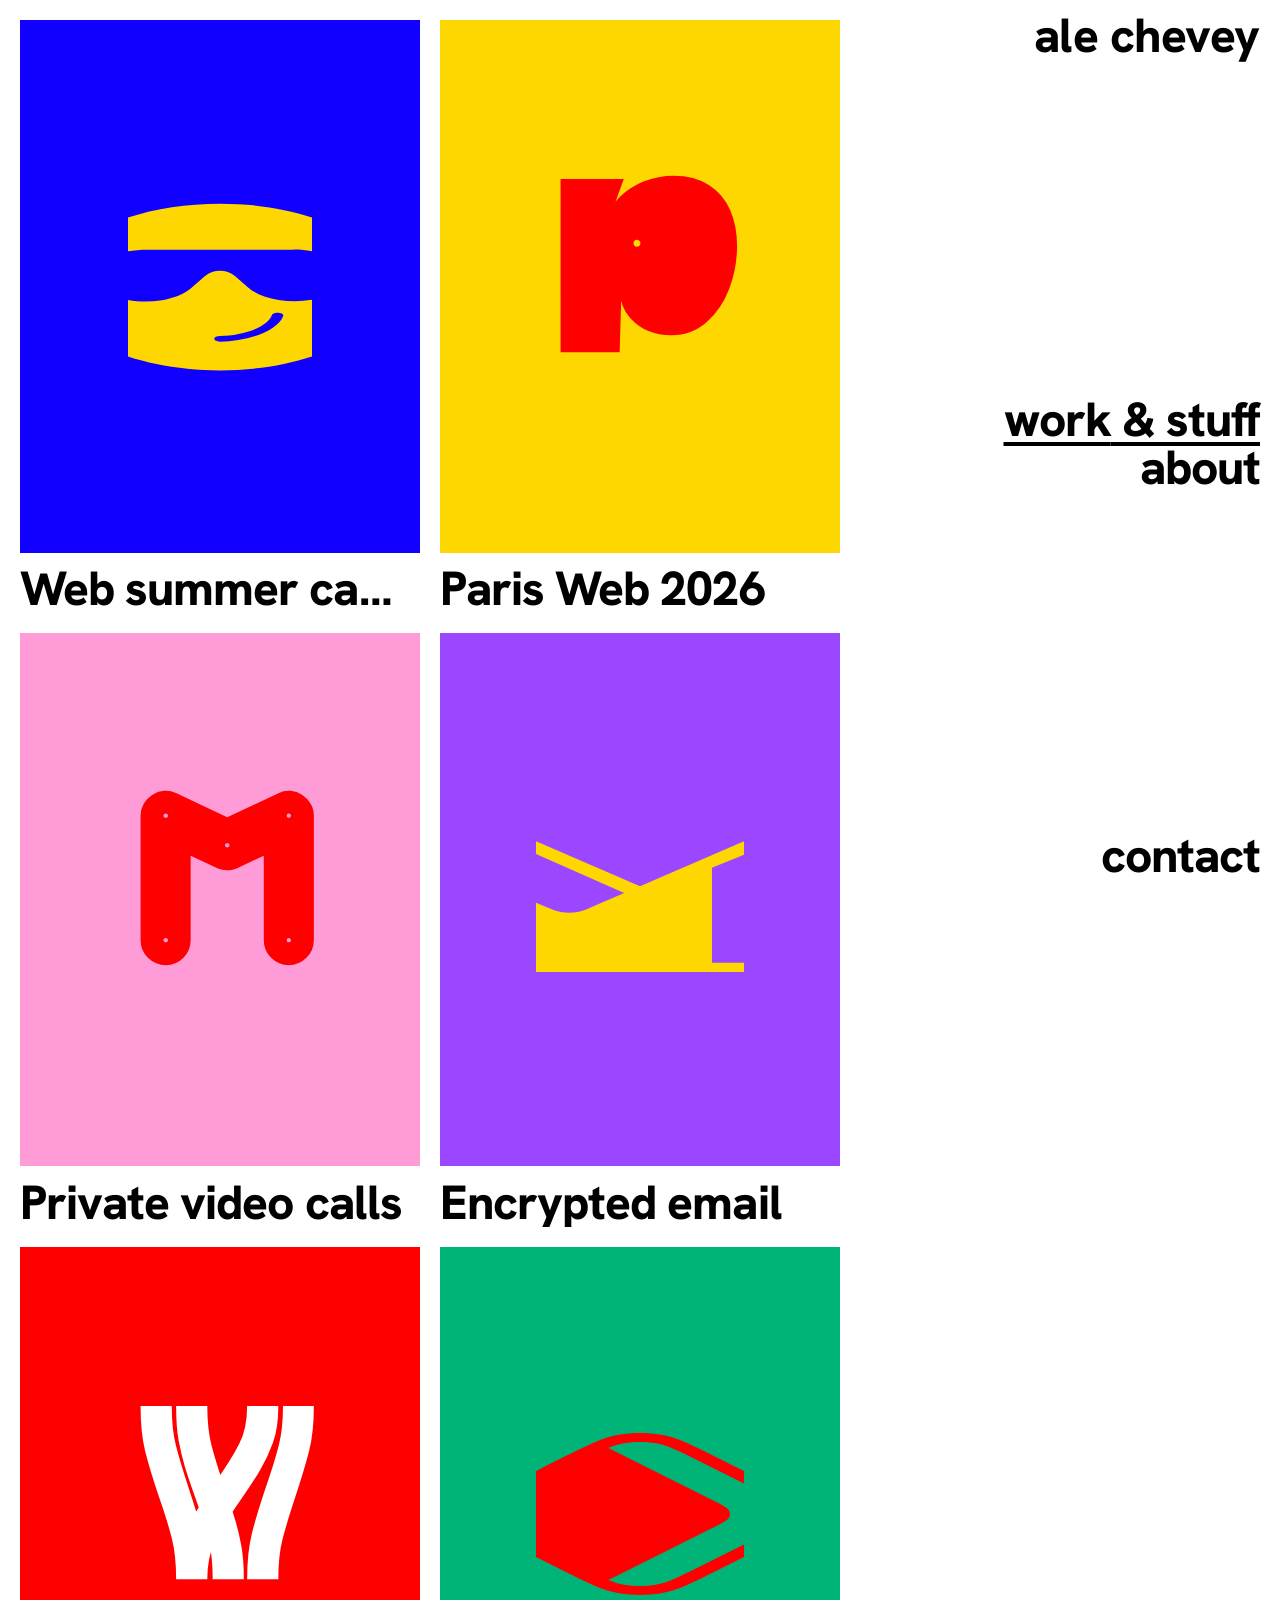
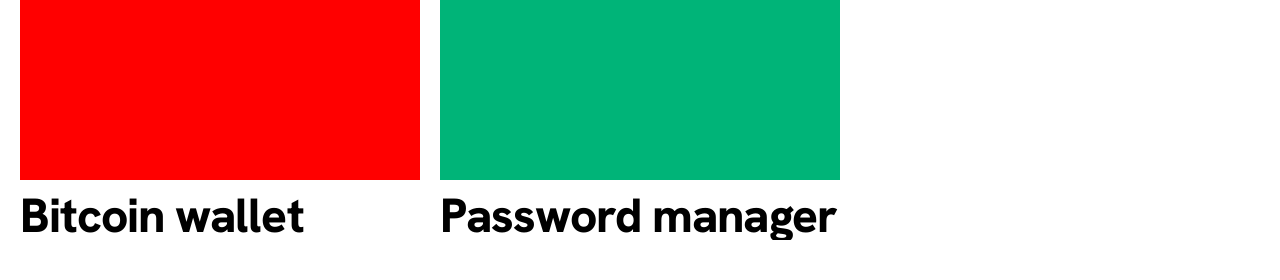
<file: index.html>
<!DOCTYPE html>
<!--
    ___    __    ______   ________  _________    __________  __
   /   |  / /   / ____/  / ____/ / / / ____/ |  / / ____/\ \/ /
  / /| | / /   / __/    / /   / /_/ / __/  | | / / __/    \  /
 / ___ |/ /___/ /___   / /___/ __  / /___  | |/ / /___    / /
/_/  |_/_____/_____/   \____/_/ /_/_____/  |___/_____/   /_/
-->
<html lang="en-us">
<head>
  <meta charset="utf-8" />
  <meta name="viewport" content="width=device-width, initial-scale=1.0" />
  <title>Alejandra Chevey</title>
  <meta name="description" content="Digital designer based in Switzerland. Design where aesthetics and functionality meet." />
  <meta name="author" content="Alejandra Chevey" />
  <meta property="og:title" content="Alejandra Chevey" />
  <meta property="og:type" content="website" />
  <meta property="og:image" content="images/social.jpg" />

  <link rel="apple-touch-icon" sizes="180x180" href="favicons/apple-touch-icon.png" />
  <link rel="icon" type="image/png" sizes="32x32" href="favicons/favicon-32x32.png" />
  <link rel="icon" type="image/png" sizes="16x16" href="favicons/favicon-16x16.png" />
  <link rel="mask-icon" href="safari-pinned-tab.svg" color="#000000" />
  <meta name="theme-color" content="#ffffff" />

  <link rel="stylesheet" href="css/base.css" />
</head>
<body class="overflowx-hidden is-home">
  <div class="container-fluid main-container">
    <div class="row">

      <!-- Side navigation -->
      <div class="col-md-4 push-md-8">
        <nav role="navigation" class="zindex-tooltip side-nav d-flex flex-md-column align-items-center align-items-md-end justify-content-between">
          <a href="index.html" class="logo flex-last flex-md-first text-right">
            <span class="hidden-md-up nav-item">ale</span><span class="hidden-sm-down">ale chevey</span>
          </a>

          <ul class="nav flex-md-column text-right">
            <li class="nav-item mr-3 mr-md-0">
              <a class="d-inline pl-0 py-0 px-md-0 active" href="index.html">work<span class="hidden-sm-down"> &amp; stuff</span></a>
            </li>
            <li class="nav-item">
              <a class="d-inline py-0 px-md-0" href="about.html">about</a>
            </li>
          </ul>

          <ul class="nav flex-md-column align-items-end w-100">
            <li class="nav-item d-inline-flex">
              <a class="d-inline py-0 px-md-0" href="contact.html">contact</a>
            </li>
          </ul>
        </nav>
      </div>

      <!-- Main column -->
      <div class="col-md-8 pull-md-4">
        <div class="mt-2 mt-md-0">

          <div role="main" class="overflow-hidden">
            <div class="row">
              <div class="col-12 col-sm-6 col-md-12 col-lg-6">
                <div class="card card-clickable card-borderless">
                  <div class="card-img-top">
                    <div class="card-hover-shadow"></div>
                    <div class="tile tile--summer"><img class="tile__icon" src="assets/svg/summer-camp.svg" alt="" /></div>
                  </div>
                  <h4 class="card-title"><span class="card-date">29.06.26&nbsp;&middot;&nbsp;</span>Web summer camp</h4>
                  <a href="web-summer-camp.html" class="card-link"><span class="sr-only">show more</span></a>
                </div>
              </div>
              <div class="col-12 col-sm-6 col-md-12 col-lg-6">
                <div class="card card-clickable card-borderless">
                  <div class="card-img-top">
                    <div class="card-hover-shadow"></div>
                    <div class="tile tile--paris tile--letter tile--ss10 tile--letter-red"><span class="tile__letter" aria-hidden="true">p</span></div>
                  </div>
                  <h4 class="card-title"><span class="card-date">29.06.26&nbsp;&middot;&nbsp;</span>Paris Web 2026</h4>
                  <a href="paris-web.html" class="card-link"><span class="sr-only">show more</span></a>
                </div>
              </div>
            </div>

            <div class="row">
              <div class="col-12 col-sm-6 col-md-12 col-lg-6">
                <div class="card card-clickable card-borderless">
                  <div class="card-img-top">
                    <div class="card-hover-shadow"></div>
                    <div class="tile tile--meet tile--letter tile--letter-red tile--ss20"><span class="tile__letter" aria-hidden="true">M</span></div>
                  </div>
                  <h4 class="card-title"><span class="card-date">29.06.26&nbsp;&middot;&nbsp;</span>Private video calls</h4>
                  <a href="meet.html" class="card-link"><span class="sr-only">show more</span></a>
                </div>
              </div>
              <div class="col-12 col-sm-6 col-md-12 col-lg-6">
                <div class="card card-clickable card-borderless">
                  <div class="card-img-top">
                    <div class="card-hover-shadow"></div>
                    <div class="tile tile--mail"><img class="tile__icon" src="assets/svg/mail.svg" alt="" /></div>
                  </div>
                  <h4 class="card-title"><span class="card-date">30.06.26&nbsp;&middot;&nbsp;</span>Encrypted email</h4>
                  <a href="mail.html" class="card-link"><span class="sr-only">show more</span></a>
                </div>
              </div>
            </div>

            <div class="row">
              <div class="col-12 col-sm-6 col-md-12 col-lg-6">
                <div class="card card-clickable card-borderless">
                  <div class="card-img-top">
                    <div class="card-hover-shadow"></div>
                    <div class="tile tile--wallet tile--letter tile--ss04 tile--letter-white"><span class="tile__letter" aria-hidden="true">w</span></div>
                  </div>
                  <h4 class="card-title"><span class="card-date">30.06.26&nbsp;&middot;&nbsp;</span>Bitcoin wallet</h4>
                  <a href="wallet.html" class="card-link"><span class="sr-only">show more</span></a>
                </div>
              </div>
              <div class="col-12 col-sm-6 col-md-12 col-lg-6">
                <div class="card card-clickable card-borderless">
                  <div class="card-img-top">
                    <div class="card-hover-shadow"></div>
                    <div class="tile tile--pass"><img class="tile__icon" src="assets/svg/pass.svg" alt="" /></div>
                  </div>
                  <h4 class="card-title"><span class="card-date">29.06.26&nbsp;&middot;&nbsp;</span>Password manager</h4>
                  <a href="pass.html" class="card-link"><span class="sr-only">show more</span></a>
                </div>
              </div>
            </div>
          </div>

        </div>
      </div>

    </div>
  </div>
</body>
</html>
</file>
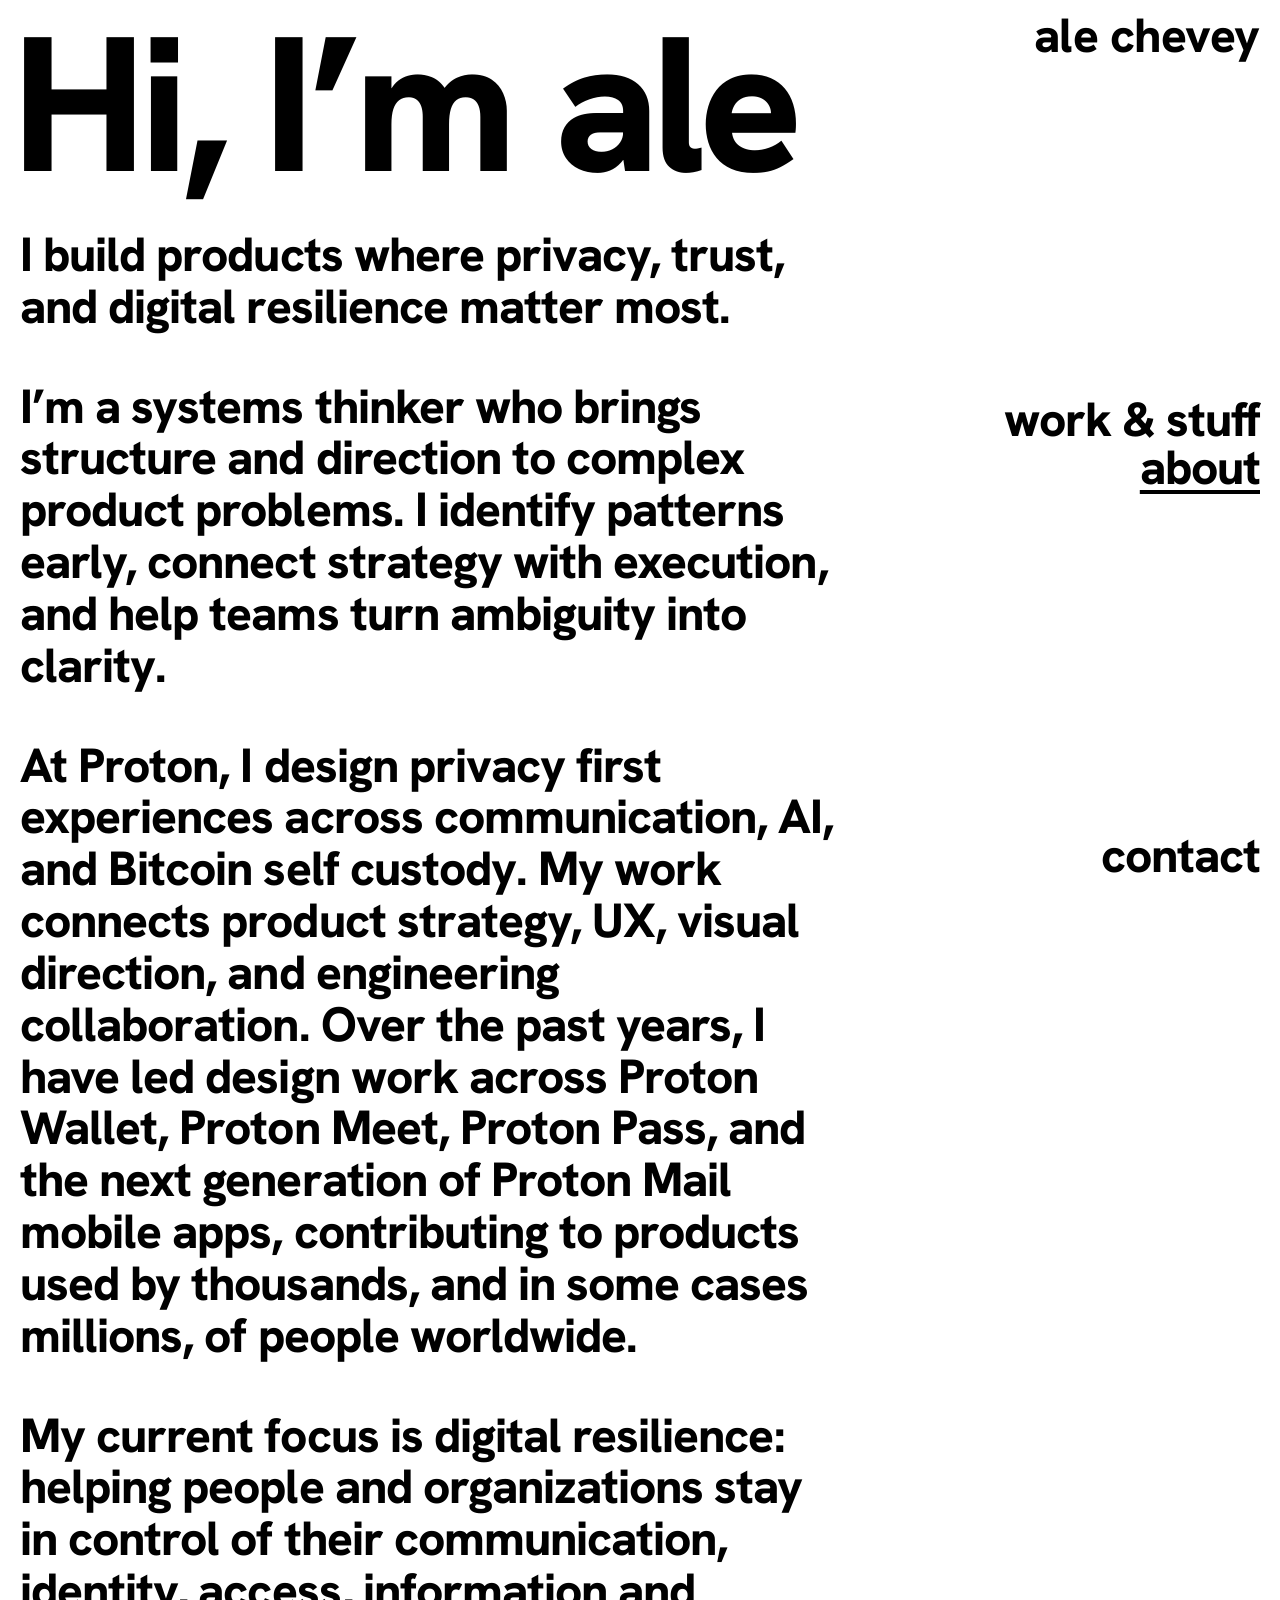
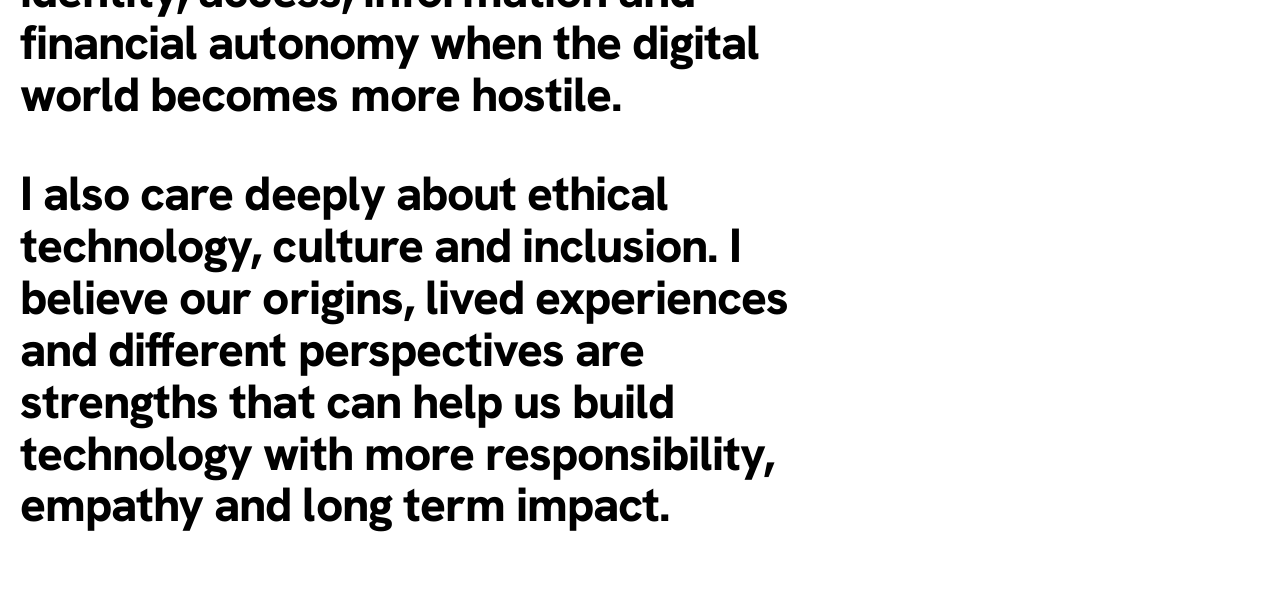
<file: about.html>
<!DOCTYPE html>
<!--
    ___    __    ______   ________  _________    __________  __
   /   |  / /   / ____/  / ____/ / / / ____/ |  / / ____/\ \/ /
  / /| | / /   / __/    / /   / /_/ / __/  | | / / __/    \  /
 / ___ |/ /___/ /___   / /___/ __  / /___  | |/ / /___    / /
/_/  |_/_____/_____/   \____/_/ /_/_____/  |___/_____/   /_/
-->
<html lang="en-us">
<head>
  <meta charset="utf-8" />
  <meta name="viewport" content="width=device-width, initial-scale=1.0" />
  <title>About | Alejandra Chevey</title>
  <meta name="description" content="I build products where privacy, trust, and digital resilience matter most." />
  <meta name="author" content="Alejandra Chevey" />
  <meta property="og:title" content="About | Alejandra Chevey" />
  <meta property="og:type" content="website" />
  <meta property="og:image" content="images/social.jpg" />

  <link rel="apple-touch-icon" sizes="180x180" href="favicons/apple-touch-icon.png" />
  <link rel="icon" type="image/png" sizes="32x32" href="favicons/favicon-32x32.png" />
  <link rel="icon" type="image/png" sizes="16x16" href="favicons/favicon-16x16.png" />
  <link rel="mask-icon" href="safari-pinned-tab.svg" color="#000000" />
  <meta name="theme-color" content="#ffffff" />

  <link rel="stylesheet" href="css/base.css" />
</head>
<body class="overflowx-hidden">
  <div class="container-fluid main-container">
    <div class="row">

      <!-- Side navigation -->
      <div class="col-md-4 push-md-8">
        <nav role="navigation" class="zindex-tooltip side-nav d-flex flex-md-column align-items-center align-items-md-end justify-content-between">
          <a href="index.html" class="logo flex-last flex-md-first text-right">
            <span class="hidden-md-up nav-item">ale</span><span class="hidden-sm-down">ale chevey</span>
          </a>

          <ul class="nav flex-md-column text-right">
            <li class="nav-item mr-3 mr-md-0">
              <a class="d-inline pl-0 py-0 px-md-0" href="index.html">work<span class="hidden-sm-down"> &amp; stuff</span></a>
            </li>
            <li class="nav-item">
              <a class="d-inline py-0 px-md-0 active" href="about.html">about</a>
            </li>
          </ul>

          <ul class="nav flex-md-column align-items-end w-100">
            <li class="nav-item d-inline-flex">
              <a class="d-inline py-0 px-md-0" href="contact.html">contact</a>
            </li>
          </ul>
        </nav>
      </div>

      <!-- Main column -->
      <div class="col-md-8 pull-md-4">
        <div class="mt-2 mt-md-0">

          <div role="main">
            <h1 class="display-1">Hi, I&rsquo;m ale</h1>
            <p>I build products where privacy, trust, and digital resilience matter most.</p>
            <p>I&rsquo;m a systems thinker who brings structure and direction to complex product problems. I identify patterns early, connect strategy with execution, and help teams turn ambiguity into clarity.</p>
            <p>At Proton, I design privacy first experiences across communication, AI, and Bitcoin self custody. My work connects product strategy, UX, visual direction, and engineering collaboration. Over the past years, I have led design work across Proton Wallet, Proton Meet, Proton Pass, and the next generation of Proton Mail mobile apps, contributing to products used by thousands, and in some cases millions, of people worldwide.</p>
            <p>My current focus is digital resilience: helping people and organizations stay in control of their communication, identity, access, information and financial autonomy when the digital world becomes more hostile.</p>
            <p>I also care deeply about ethical technology, culture and inclusion. I believe our origins, lived experiences and different perspectives are strengths that can help us build technology with more responsibility, empathy and long term impact.</p>
          </div>

        </div>
      </div>

    </div>
  </div>
</body>
</html>
</file>
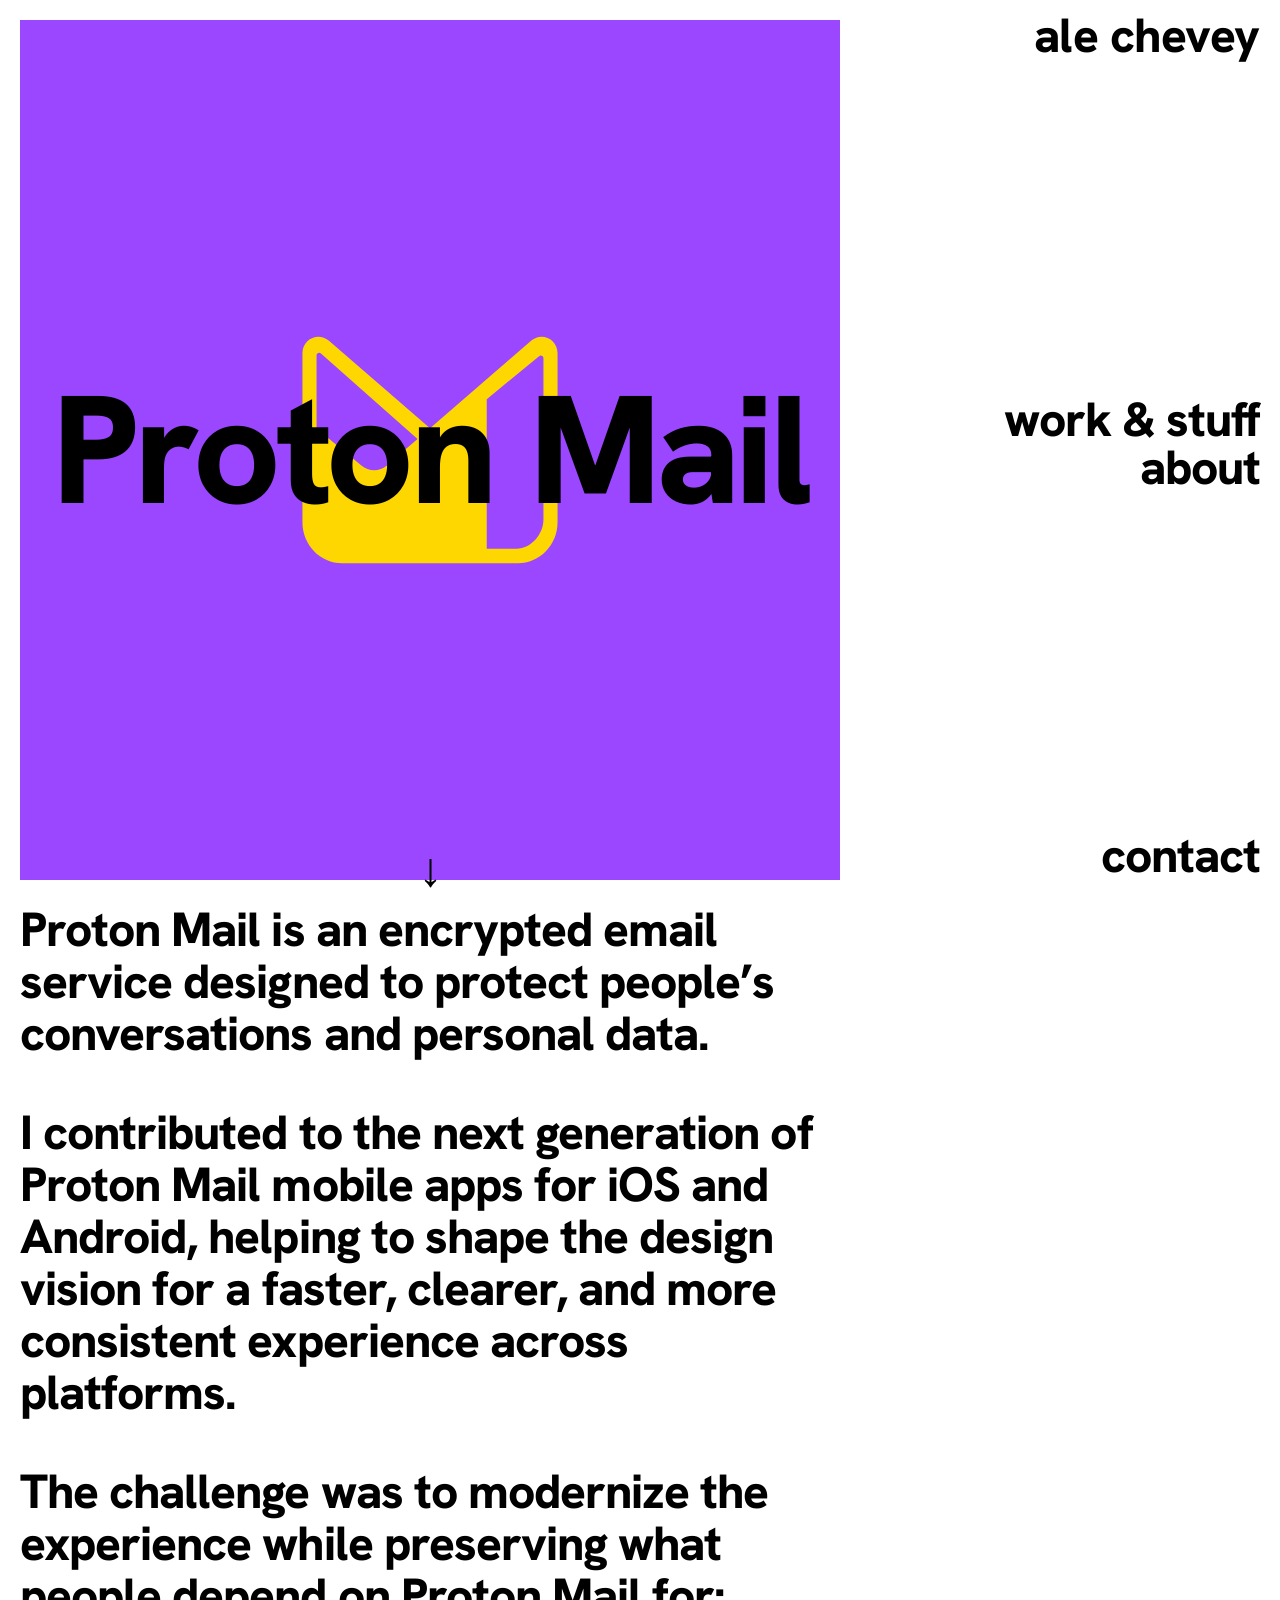
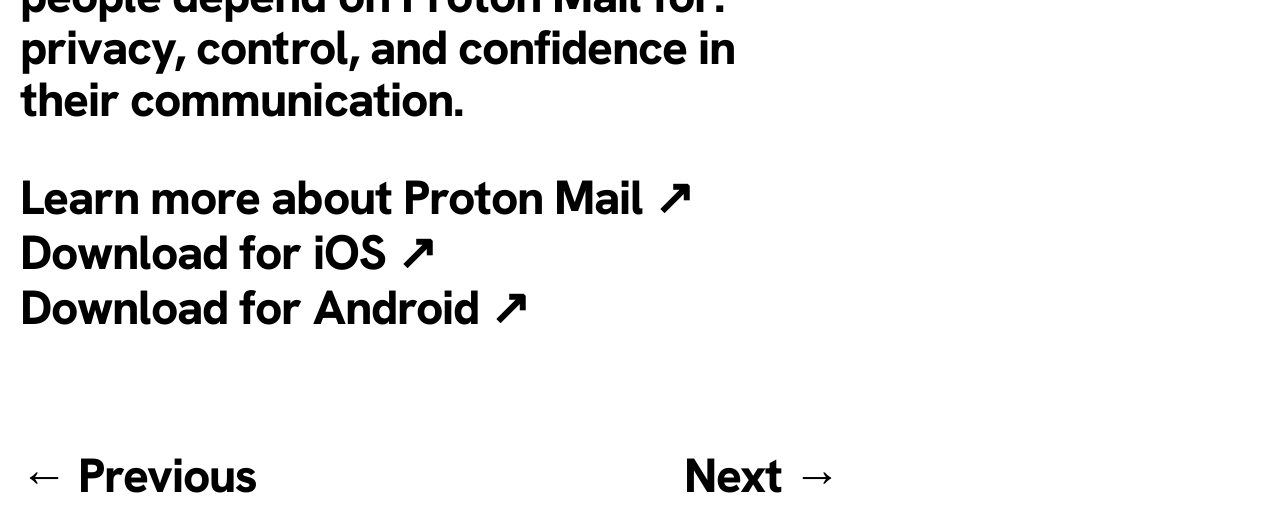
<file: mail.html>
<!DOCTYPE html>
<!--
    ___    __    ______   ________  _________    __________  __
   /   |  / /   / ____/  / ____/ / / / ____/ |  / / ____/\ \/ /
  / /| | / /   / __/    / /   / /_/ / __/  | | / / __/    \  /
 / ___ |/ /___/ /___   / /___/ __  / /___  | |/ / /___    / /
/_/  |_/_____/_____/   \____/_/ /_/_____/  |___/_____/   /_/
-->
<html lang="en-us">
<head>
  <meta charset="utf-8" />
  <meta name="viewport" content="width=device-width, initial-scale=1.0" />
  <title>Proton Mail | Alejandra Chevey</title>
  <meta name="description" content="Designing the next generation of Proton Mail mobile apps for a faster, clearer, and more consistent experience." />
  <meta name="author" content="Alejandra Chevey" />
  <meta property="og:title" content="Proton Mail | Alejandra Chevey" />
  <meta property="og:type" content="website" />
  <meta property="og:image" content="images/social.jpg" />

  <link rel="apple-touch-icon" sizes="180x180" href="favicons/apple-touch-icon.png" />
  <link rel="icon" type="image/png" sizes="32x32" href="favicons/favicon-32x32.png" />
  <link rel="icon" type="image/png" sizes="16x16" href="favicons/favicon-16x16.png" />
  <link rel="mask-icon" href="safari-pinned-tab.svg" color="#000000" />
  <meta name="theme-color" content="#ffffff" />

  <link rel="stylesheet" href="css/base.css" />
</head>
<body class="overflowx-hidden">
  <div class="container-fluid main-container">
    <div class="row">

      <!-- Side navigation -->
      <div class="col-md-4 push-md-8">
        <nav role="navigation" class="zindex-tooltip side-nav d-flex flex-md-column align-items-center align-items-md-end justify-content-between">
          <a href="index.html" class="logo flex-last flex-md-first text-right">
            <span class="hidden-md-up nav-item">ale</span><span class="hidden-sm-down">ale chevey</span>
          </a>

          <ul class="nav flex-md-column text-right">
            <li class="nav-item mr-3 mr-md-0">
              <a class="d-inline pl-0 py-0 px-md-0" href="index.html">work<span class="hidden-sm-down"> &amp; stuff</span></a>
            </li>
            <li class="nav-item">
              <a class="d-inline py-0 px-md-0" href="about.html">about</a>
            </li>
          </ul>

          <ul class="nav flex-md-column align-items-end w-100">
            <li class="nav-item d-inline-flex">
              <a class="d-inline py-0 px-md-0" href="contact.html">contact</a>
            </li>
          </ul>
        </nav>
      </div>

      <!-- Main column -->
      <div class="col-md-8 pull-md-4">
        <div class="mt-2 mt-md-0">

          <div role="main">

            <div class="hero-image hero-image--mail mb-2">
              <img class="hero-image-icon" src="assets/svg/mail.svg" alt="" />
              <div class="hero-image-title"><span class="hero-image-title-text">Proton Mail</span></div>
              <p class="hero-image-scroll"><span class="hero-image-scroll-text">&darr;</span></p>
            </div>

            <p>Proton Mail is an encrypted email service designed to protect people&rsquo;s conversations and personal data.</p>

            <p>I contributed to the next generation of Proton Mail mobile apps for iOS and Android, helping to shape the design vision for a faster, clearer, and more consistent experience across platforms.</p>

            <p>The challenge was to modernize the experience while preserving what people depend on Proton Mail for: privacy, control, and confidence in their communication.</p>


            <ul class="contact-list">
              <li><a href="https://proton.me/mail" target="_blank" rel="noopener noreferrer">Learn more about Proton Mail <span class="ext" aria-hidden="true">&#8599;</span></a></li>
              <li><a href="https://apps.apple.com/app/apple-store/id979659905" target="_blank" rel="noopener noreferrer">Download for iOS <span class="ext" aria-hidden="true">&#8599;</span></a></li>
              <li><a href="https://play.google.com/store/apps/details?id=ch.protonmail.android" target="_blank" rel="noopener noreferrer">Download for Android <span class="ext" aria-hidden="true">&#8599;</span></a></li>
            </ul>

            <div class="prev-next-nav d-flex">
              <a href="meet.html" class="prev">&larr; Previous</a>
              <a href="wallet.html" class="next">Next &rarr;</a>
            </div>

          </div>

        </div>
      </div>

    </div>
  </div>
</body>
</html>
</file>
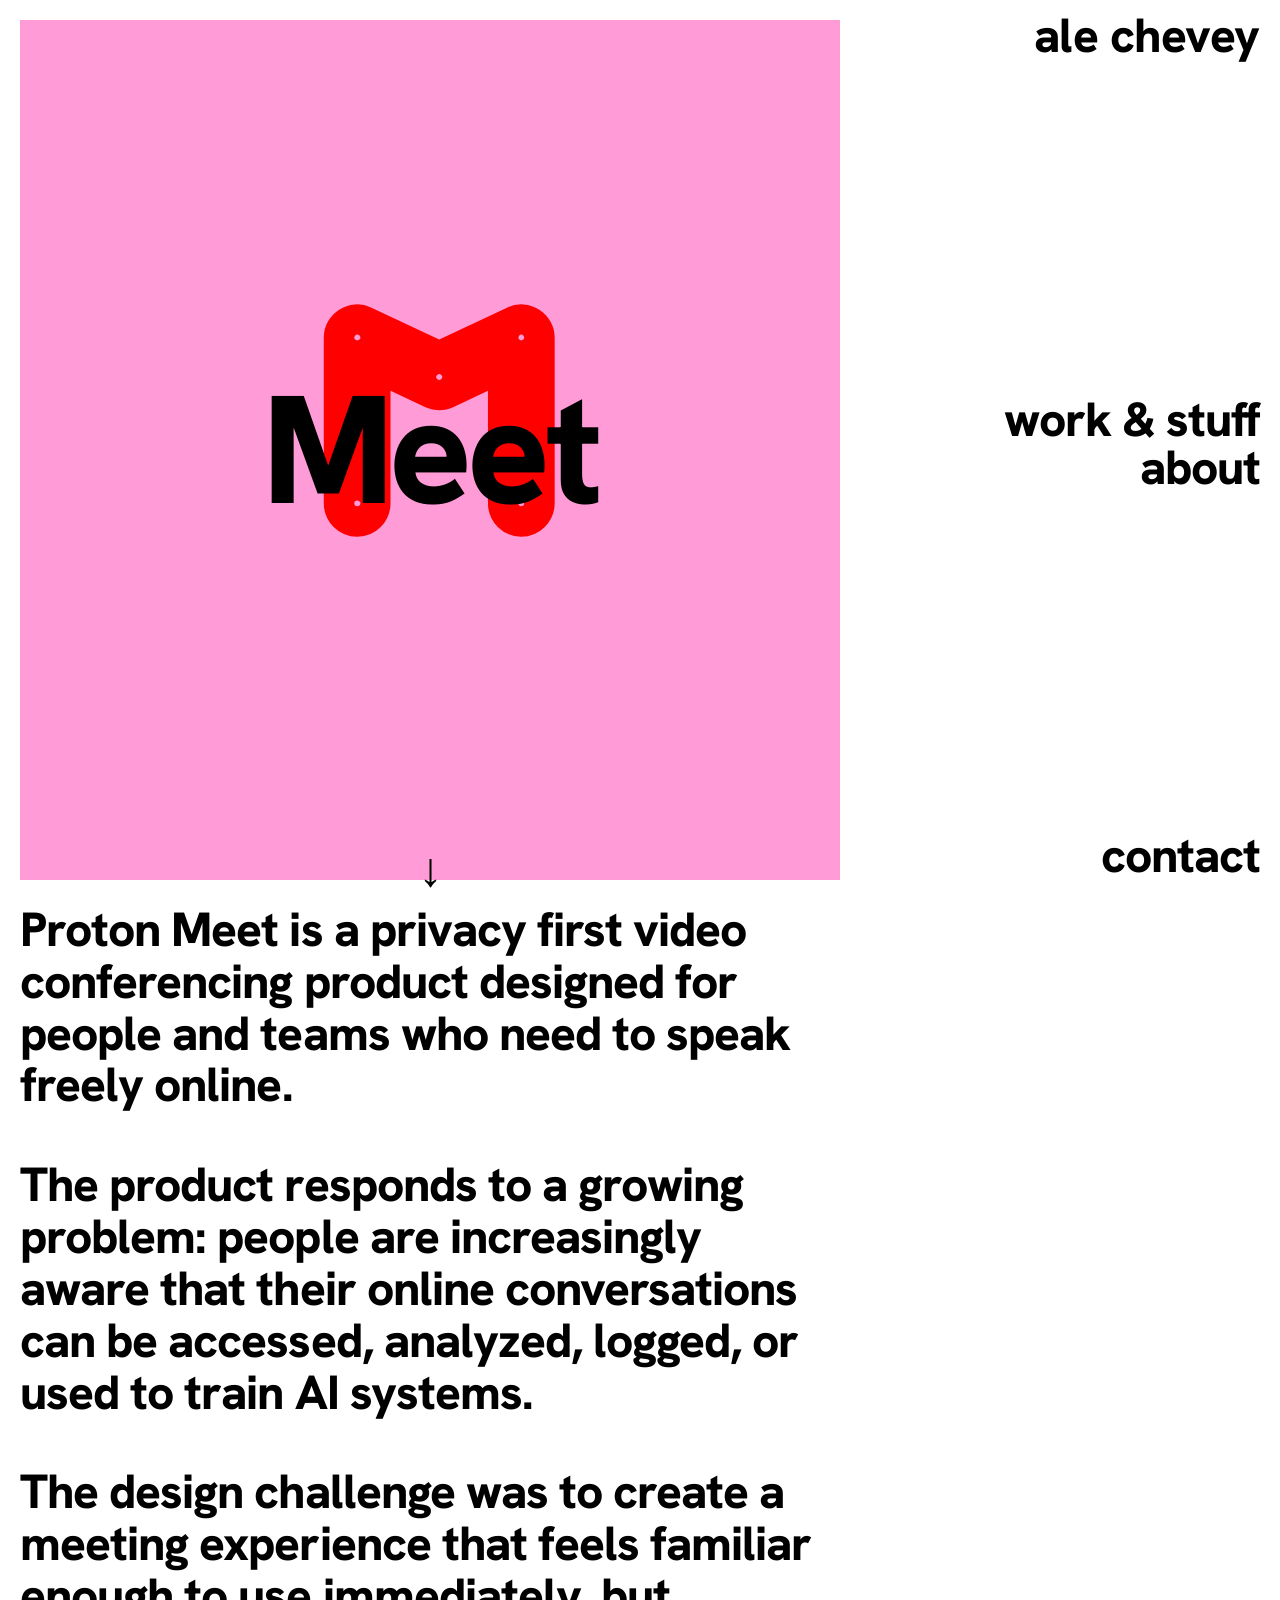
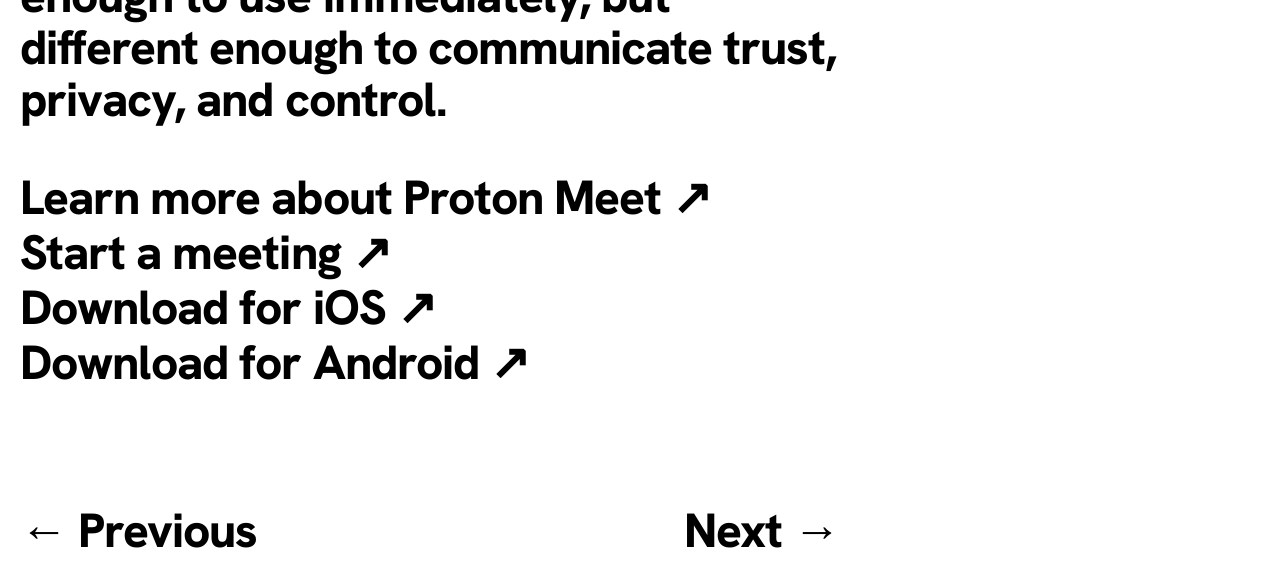
<file: meet.html>
<!DOCTYPE html>
<!--
    ___    __    ______   ________  _________    __________  __
   /   |  / /   / ____/  / ____/ / / / ____/ |  / / ____/\ \/ /
  / /| | / /   / __/    / /   / /_/ / __/  | | / / __/    \  /
 / ___ |/ /___/ /___   / /___/ __  / /___  | |/ / /___    / /
/_/  |_/_____/_____/   \____/_/ /_/_____/  |___/_____/   /_/
-->
<html lang="en-us">
<head>
  <meta charset="utf-8" />
  <meta name="viewport" content="width=device-width, initial-scale=1.0" />
  <title>Proton Meet | Alejandra Chevey</title>
  <meta name="description" content="Private video calls for conversations that should stay private." />
  <meta name="author" content="Alejandra Chevey" />
  <meta property="og:title" content="Proton Meet | Alejandra Chevey" />
  <meta property="og:type" content="website" />
  <meta property="og:image" content="images/social.jpg" />

  <link rel="apple-touch-icon" sizes="180x180" href="favicons/apple-touch-icon.png" />
  <link rel="icon" type="image/png" sizes="32x32" href="favicons/favicon-32x32.png" />
  <link rel="icon" type="image/png" sizes="16x16" href="favicons/favicon-16x16.png" />
  <link rel="mask-icon" href="safari-pinned-tab.svg" color="#000000" />
  <meta name="theme-color" content="#ffffff" />

  <link rel="stylesheet" href="css/base.css" />
</head>
<body class="overflowx-hidden">
  <div class="container-fluid main-container">
    <div class="row">

      <!-- Side navigation -->
      <div class="col-md-4 push-md-8">
        <nav role="navigation" class="zindex-tooltip side-nav d-flex flex-md-column align-items-center align-items-md-end justify-content-between">
          <a href="index.html" class="logo flex-last flex-md-first text-right">
            <span class="hidden-md-up nav-item">ale</span><span class="hidden-sm-down">ale chevey</span>
          </a>

          <ul class="nav flex-md-column text-right">
            <li class="nav-item mr-3 mr-md-0">
              <a class="d-inline pl-0 py-0 px-md-0" href="index.html">work<span class="hidden-sm-down"> &amp; stuff</span></a>
            </li>
            <li class="nav-item">
              <a class="d-inline py-0 px-md-0" href="about.html">about</a>
            </li>
          </ul>

          <ul class="nav flex-md-column align-items-end w-100">
            <li class="nav-item d-inline-flex">
              <a class="d-inline py-0 px-md-0" href="contact.html">contact</a>
            </li>
          </ul>
        </nav>
      </div>

      <!-- Main column -->
      <div class="col-md-8 pull-md-4">
        <div class="mt-2 mt-md-0">

          <div role="main">

            <div class="hero-image hero-image--meet tile--ss20 tile--letter-red mb-2">
              <span class="hero-image-letter" aria-hidden="true">M</span>
              <div class="hero-image-title"><span class="hero-image-title-text">Meet</span></div>
              <p class="hero-image-scroll"><span class="hero-image-scroll-text">&darr;</span></p>
            </div>

            <p>Proton Meet is a privacy first video conferencing product designed for people and teams who need to speak freely online.</p>

            <p>The product responds to a growing problem: people are increasingly aware that their online conversations can be accessed, analyzed, logged, or used to train AI systems.</p>

            <p>The design challenge was to create a meeting experience that feels familiar enough to use immediately, but different enough to communicate trust, privacy, and control.</p>

            <ul class="contact-list">
              <li><a href="https://proton.me/meet" target="_blank" rel="noopener noreferrer">Learn more about Proton Meet <span class="ext" aria-hidden="true">&#8599;</span></a></li>
              <li><a href="https://meet.proton.me" target="_blank" rel="noopener noreferrer">Start a meeting <span class="ext" aria-hidden="true">&#8599;</span></a></li>
              <li><a href="https://apps.apple.com/app/id6745089447" target="_blank" rel="noopener noreferrer">Download for iOS <span class="ext" aria-hidden="true">&#8599;</span></a></li>
              <li><a href="https://play.google.com/store/apps/details?id=proton.android.meet" target="_blank" rel="noopener noreferrer">Download for Android <span class="ext" aria-hidden="true">&#8599;</span></a></li>
            </ul>

            <div class="prev-next-nav d-flex">
              <a href="paris-web.html" class="prev">&larr; Previous</a>
              <a href="mail.html" class="next">Next &rarr;</a>
            </div>

          </div>

        </div>
      </div>

    </div>
  </div>
</body>
</html>
</file>
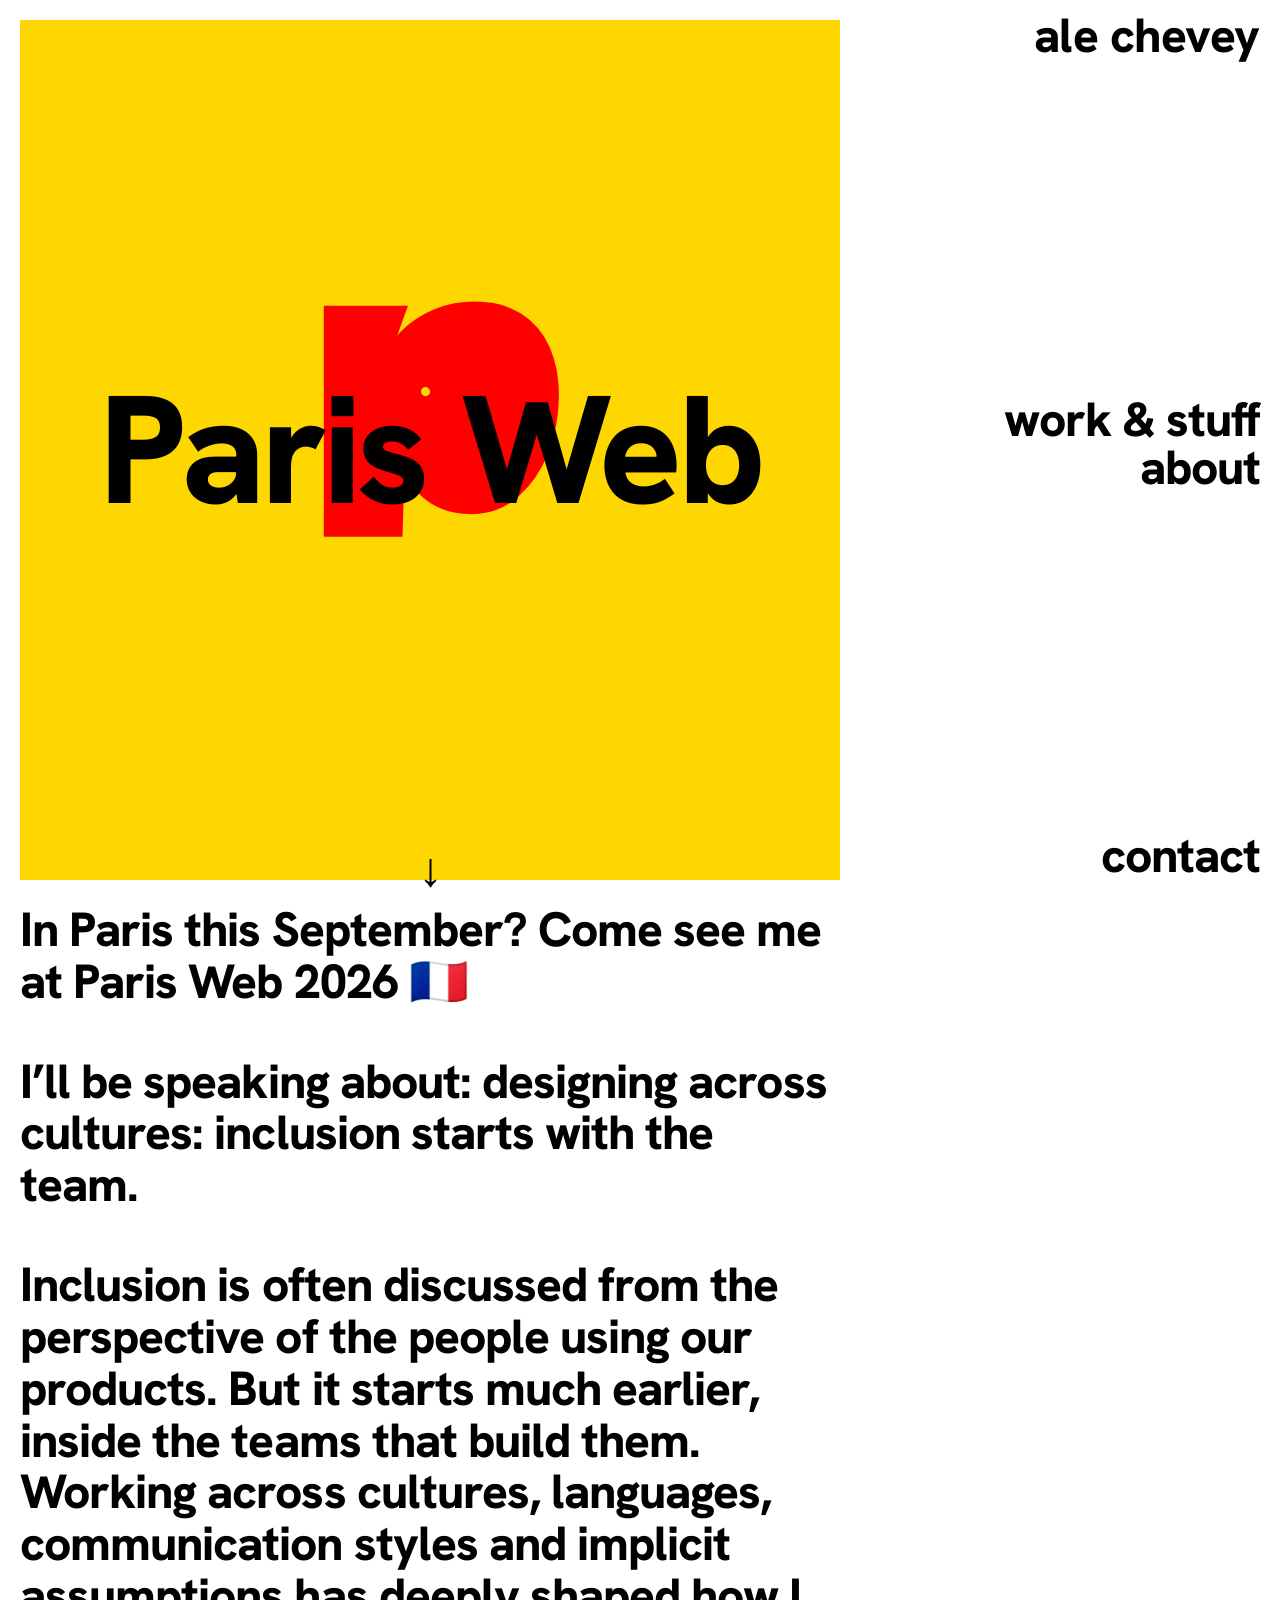
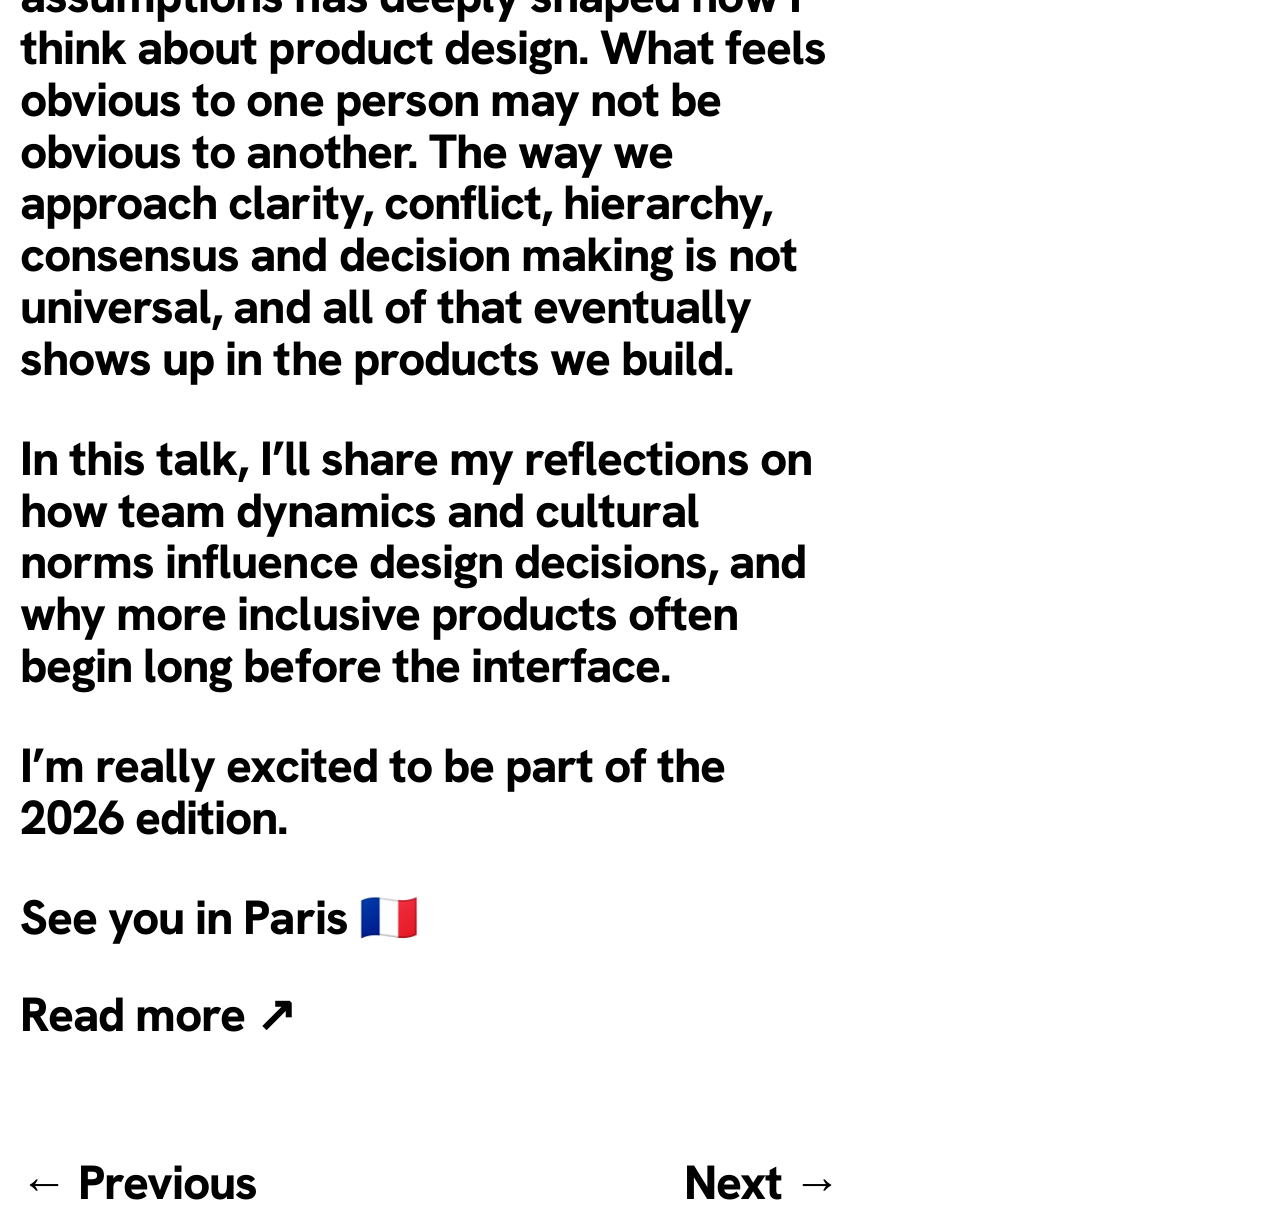
<file: paris-web.html>
<!DOCTYPE html>
<!--
    ___    __    ______   ________  _________    __________  __
   /   |  / /   / ____/  / ____/ / / / ____/ |  / / ____/\ \/ /
  / /| | / /   / __/    / /   / /_/ / __/  | | / / __/    \  /
 / ___ |/ /___/ /___   / /___/ __  / /___  | |/ / /___    / /
/_/  |_/_____/_____/   \____/_/ /_/_____/  |___/_____/   /_/
-->
<html lang="en-us">
<head>
  <meta charset="utf-8" />
  <meta name="viewport" content="width=device-width, initial-scale=1.0" />
  <title>Paris Web 2026 | Alejandra Chevey</title>
  <meta name="description" content="Speaking at Paris Web 2026: designing across cultures, inclusion starts with the team." />
  <meta name="author" content="Alejandra Chevey" />
  <meta property="og:title" content="Paris Web 2026 | Alejandra Chevey" />
  <meta property="og:type" content="website" />
  <meta property="og:image" content="images/social.jpg" />

  <link rel="apple-touch-icon" sizes="180x180" href="favicons/apple-touch-icon.png" />
  <link rel="icon" type="image/png" sizes="32x32" href="favicons/favicon-32x32.png" />
  <link rel="icon" type="image/png" sizes="16x16" href="favicons/favicon-16x16.png" />
  <link rel="mask-icon" href="safari-pinned-tab.svg" color="#000000" />
  <meta name="theme-color" content="#ffffff" />

  <link rel="stylesheet" href="css/base.css" />
</head>
<body class="overflowx-hidden">
  <div class="container-fluid main-container">
    <div class="row">

      <!-- Side navigation -->
      <div class="col-md-4 push-md-8">
        <nav role="navigation" class="zindex-tooltip side-nav d-flex flex-md-column align-items-center align-items-md-end justify-content-between">
          <a href="index.html" class="logo flex-last flex-md-first text-right">
            <span class="hidden-md-up nav-item">ale</span><span class="hidden-sm-down">ale chevey</span>
          </a>

          <ul class="nav flex-md-column text-right">
            <li class="nav-item mr-3 mr-md-0">
              <a class="d-inline pl-0 py-0 px-md-0" href="index.html">work<span class="hidden-sm-down"> &amp; stuff</span></a>
            </li>
            <li class="nav-item">
              <a class="d-inline py-0 px-md-0" href="about.html">about</a>
            </li>
          </ul>

          <ul class="nav flex-md-column align-items-end w-100">
            <li class="nav-item d-inline-flex">
              <a class="d-inline py-0 px-md-0" href="contact.html">contact</a>
            </li>
          </ul>
        </nav>
      </div>

      <!-- Main column -->
      <div class="col-md-8 pull-md-4">
        <div class="mt-2 mt-md-0">

          <div role="main">

            <!-- Hero: huge full-height image -->
            <div class="hero-image hero-image--paris tile--ss10 tile--letter-red mb-2">
              <span class="hero-image-letter" aria-hidden="true">p</span>
              <div class="hero-image-title"><span class="hero-image-title-text">Paris Web</span></div>
              <p class="hero-image-scroll"><span class="hero-image-scroll-text">&darr;</span></p>
            </div>

            <p>In Paris this September? Come see me at Paris Web 2026 🇫🇷</p>

            <p>I&rsquo;ll be speaking about: designing across cultures: inclusion starts with the team.</p>

            <p>Inclusion is often discussed from the perspective of the people using our products. But it starts much earlier, inside the teams that build them. Working across cultures, languages, communication styles and implicit assumptions has deeply shaped how I think about product design. What feels obvious to one person may not be obvious to another. The way we approach clarity, conflict, hierarchy, consensus and decision making is not universal, and all of that eventually shows up in the products we build.</p>

            <p>In this talk, I&rsquo;ll share my reflections on how team dynamics and cultural norms influence design decisions, and why more inclusive products often begin long before the interface.</p>

            <p>I&rsquo;m really excited to be part of the 2026 edition.</p>

            <p>See you in Paris 🇫🇷</p>

            <ul class="contact-list">
              <li><a href="https://www.paris-web.fr/2026/conference/concevoir-entre-les-cultures-linclusion-commence-dans-lequipe" target="_blank" rel="noopener noreferrer">Read more <span class="ext" aria-hidden="true">&#8599;</span></a></li>
            </ul>

            <div class="prev-next-nav d-flex">
              <a href="web-summer-camp.html" class="prev">&larr; Previous</a>
              <a href="meet.html" class="next">Next &rarr;</a>
            </div>

          </div>

        </div>
      </div>

    </div>
  </div>
</body>
</html>
</file>
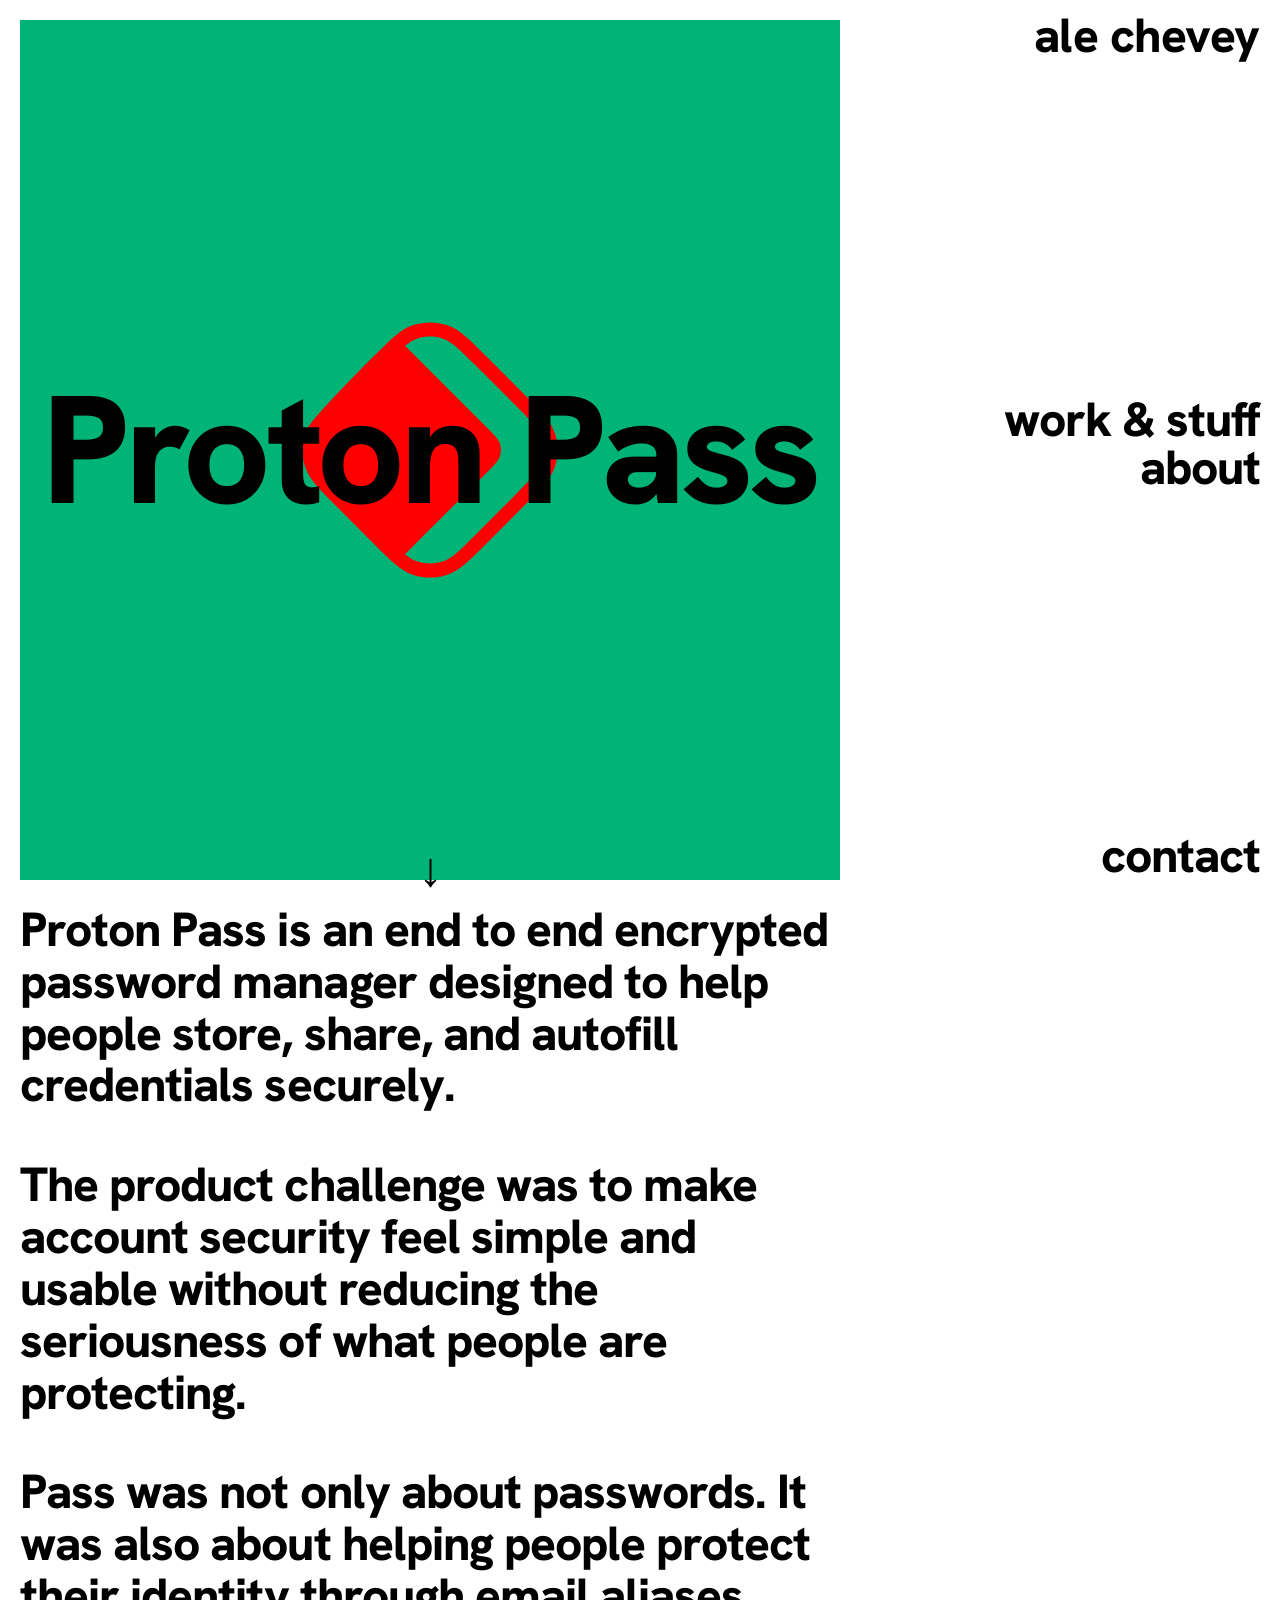
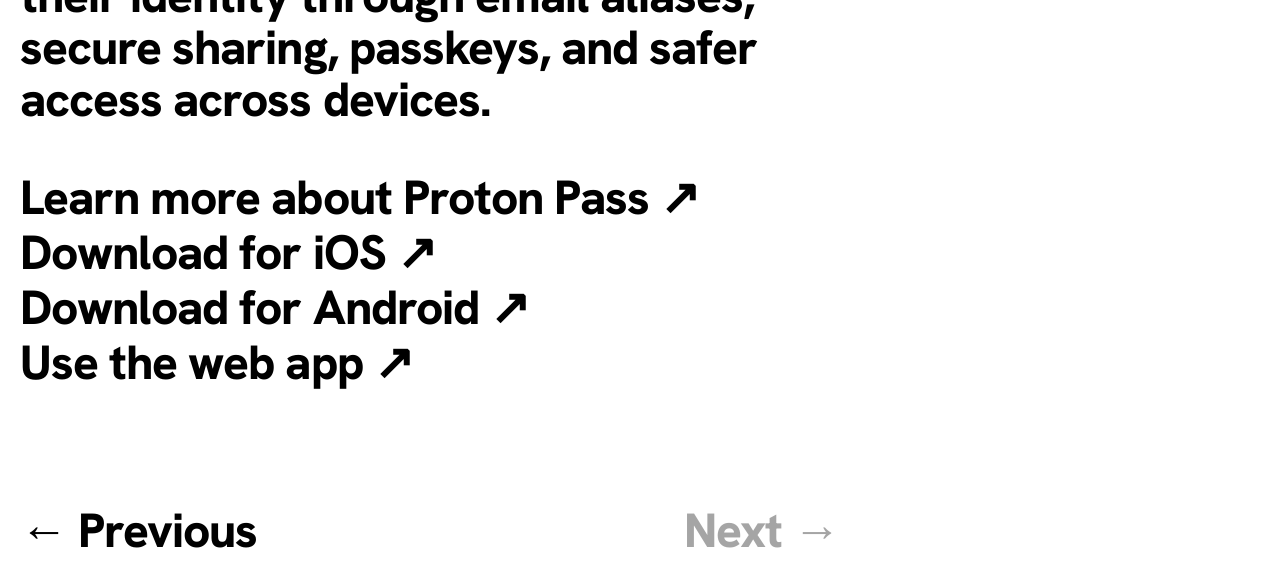
<file: pass.html>
<!DOCTYPE html>
<!--
    ___    __    ______   ________  _________    __________  __
   /   |  / /   / ____/  / ____/ / / / ____/ |  / / ____/\ \/ /
  / /| | / /   / __/    / /   / /_/ / __/  | | / / __/    \  /
 / ___ |/ /___/ /___   / /___/ __  / /___  | |/ / /___    / /
/_/  |_/_____/_____/   \____/_/ /_/_____/  |___/_____/   /_/
-->
<html lang="en-us">
<head>
  <meta charset="utf-8" />
  <meta name="viewport" content="width=device-width, initial-scale=1.0" />
  <title>Proton Pass | Alejandra Chevey</title>
  <meta name="description" content="Helping people protect their passwords, identity, and online access." />
  <meta name="author" content="Alejandra Chevey" />
  <meta property="og:title" content="Proton Pass | Alejandra Chevey" />
  <meta property="og:type" content="website" />
  <meta property="og:image" content="images/social.jpg" />

  <link rel="apple-touch-icon" sizes="180x180" href="favicons/apple-touch-icon.png" />
  <link rel="icon" type="image/png" sizes="32x32" href="favicons/favicon-32x32.png" />
  <link rel="icon" type="image/png" sizes="16x16" href="favicons/favicon-16x16.png" />
  <link rel="mask-icon" href="safari-pinned-tab.svg" color="#000000" />
  <meta name="theme-color" content="#ffffff" />

  <link rel="stylesheet" href="css/base.css" />
</head>
<body class="overflowx-hidden">
  <div class="container-fluid main-container">
    <div class="row">

      <!-- Side navigation -->
      <div class="col-md-4 push-md-8">
        <nav role="navigation" class="zindex-tooltip side-nav d-flex flex-md-column align-items-center align-items-md-end justify-content-between">
          <a href="index.html" class="logo flex-last flex-md-first text-right">
            <span class="hidden-md-up nav-item">ale</span><span class="hidden-sm-down">ale chevey</span>
          </a>

          <ul class="nav flex-md-column text-right">
            <li class="nav-item mr-3 mr-md-0">
              <a class="d-inline pl-0 py-0 px-md-0" href="index.html">work<span class="hidden-sm-down"> &amp; stuff</span></a>
            </li>
            <li class="nav-item">
              <a class="d-inline py-0 px-md-0" href="about.html">about</a>
            </li>
          </ul>

          <ul class="nav flex-md-column align-items-end w-100">
            <li class="nav-item d-inline-flex">
              <a class="d-inline py-0 px-md-0" href="contact.html">contact</a>
            </li>
          </ul>
        </nav>
      </div>

      <!-- Main column -->
      <div class="col-md-8 pull-md-4">
        <div class="mt-2 mt-md-0">

          <div role="main">

            <div class="hero-image hero-image--pass mb-2">
              <img class="hero-image-icon" src="assets/svg/pass.svg" alt="" />
              <div class="hero-image-title"><span class="hero-image-title-text">Proton Pass</span></div>
              <p class="hero-image-scroll"><span class="hero-image-scroll-text">&darr;</span></p>
            </div>

            <p>Proton Pass is an end to end encrypted password manager designed to help people store, share, and autofill credentials securely.</p>

            <p>The product challenge was to make account security feel simple and usable without reducing the seriousness of what people are protecting.</p>

            <p>Pass was not only about passwords. It was also about helping people protect their identity through email aliases, secure sharing, passkeys, and safer access across devices.</p>


            <ul class="contact-list">
              <li><a href="https://proton.me/pass" target="_blank" rel="noopener noreferrer">Learn more about Proton Pass <span class="ext" aria-hidden="true">&#8599;</span></a></li>
              <li><a href="https://apps.apple.com/app/apple-store/id6443490629" target="_blank" rel="noopener noreferrer">Download for iOS <span class="ext" aria-hidden="true">&#8599;</span></a></li>
              <li><a href="https://play.google.com/store/apps/details?id=proton.android.pass" target="_blank" rel="noopener noreferrer">Download for Android <span class="ext" aria-hidden="true">&#8599;</span></a></li>
              <li><a href="https://pass.proton.me" target="_blank" rel="noopener noreferrer">Use the web app <span class="ext" aria-hidden="true">&#8599;</span></a></li>
            </ul>

            <div class="prev-next-nav d-flex">
              <a href="wallet.html" class="prev">&larr; Previous</a>
              <a class="next is-disabled" aria-disabled="true">Next &rarr;</a>
            </div>

          </div>

        </div>
      </div>

    </div>
  </div>
</body>
</html>
</file>
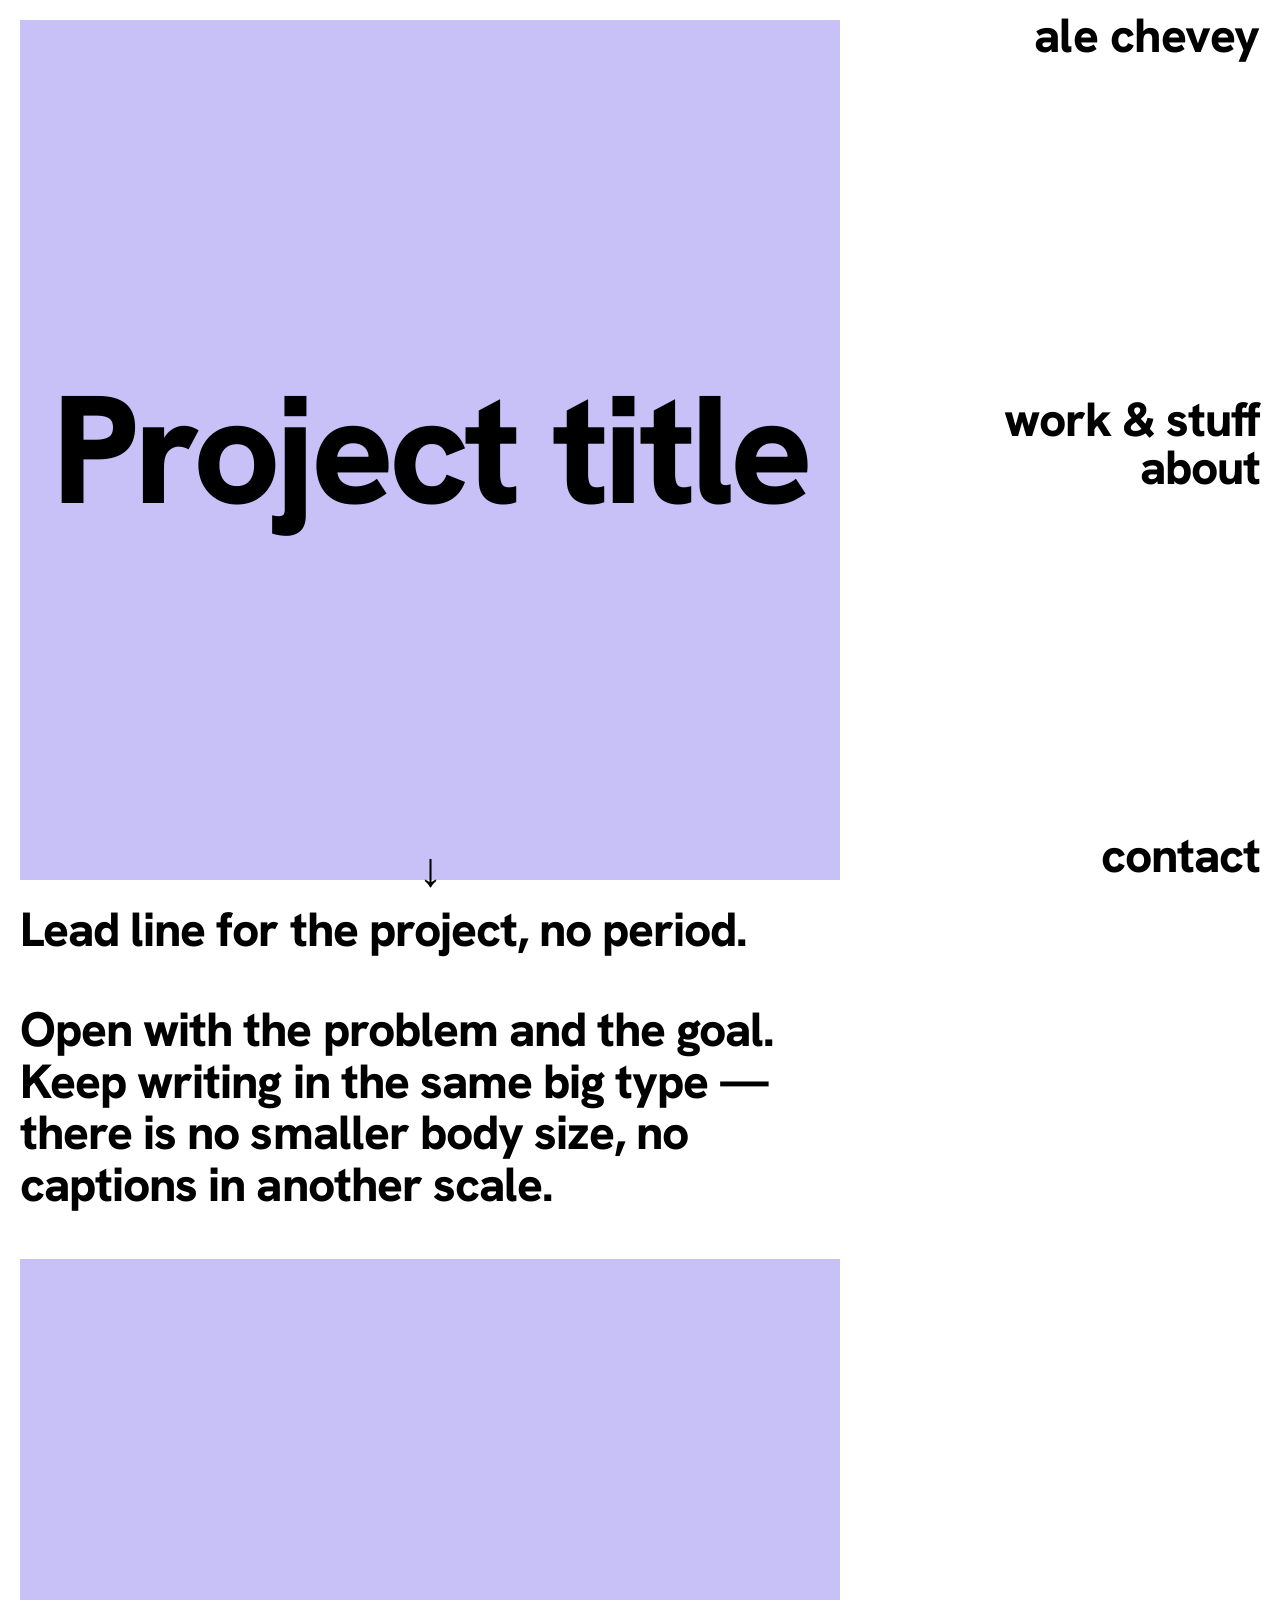
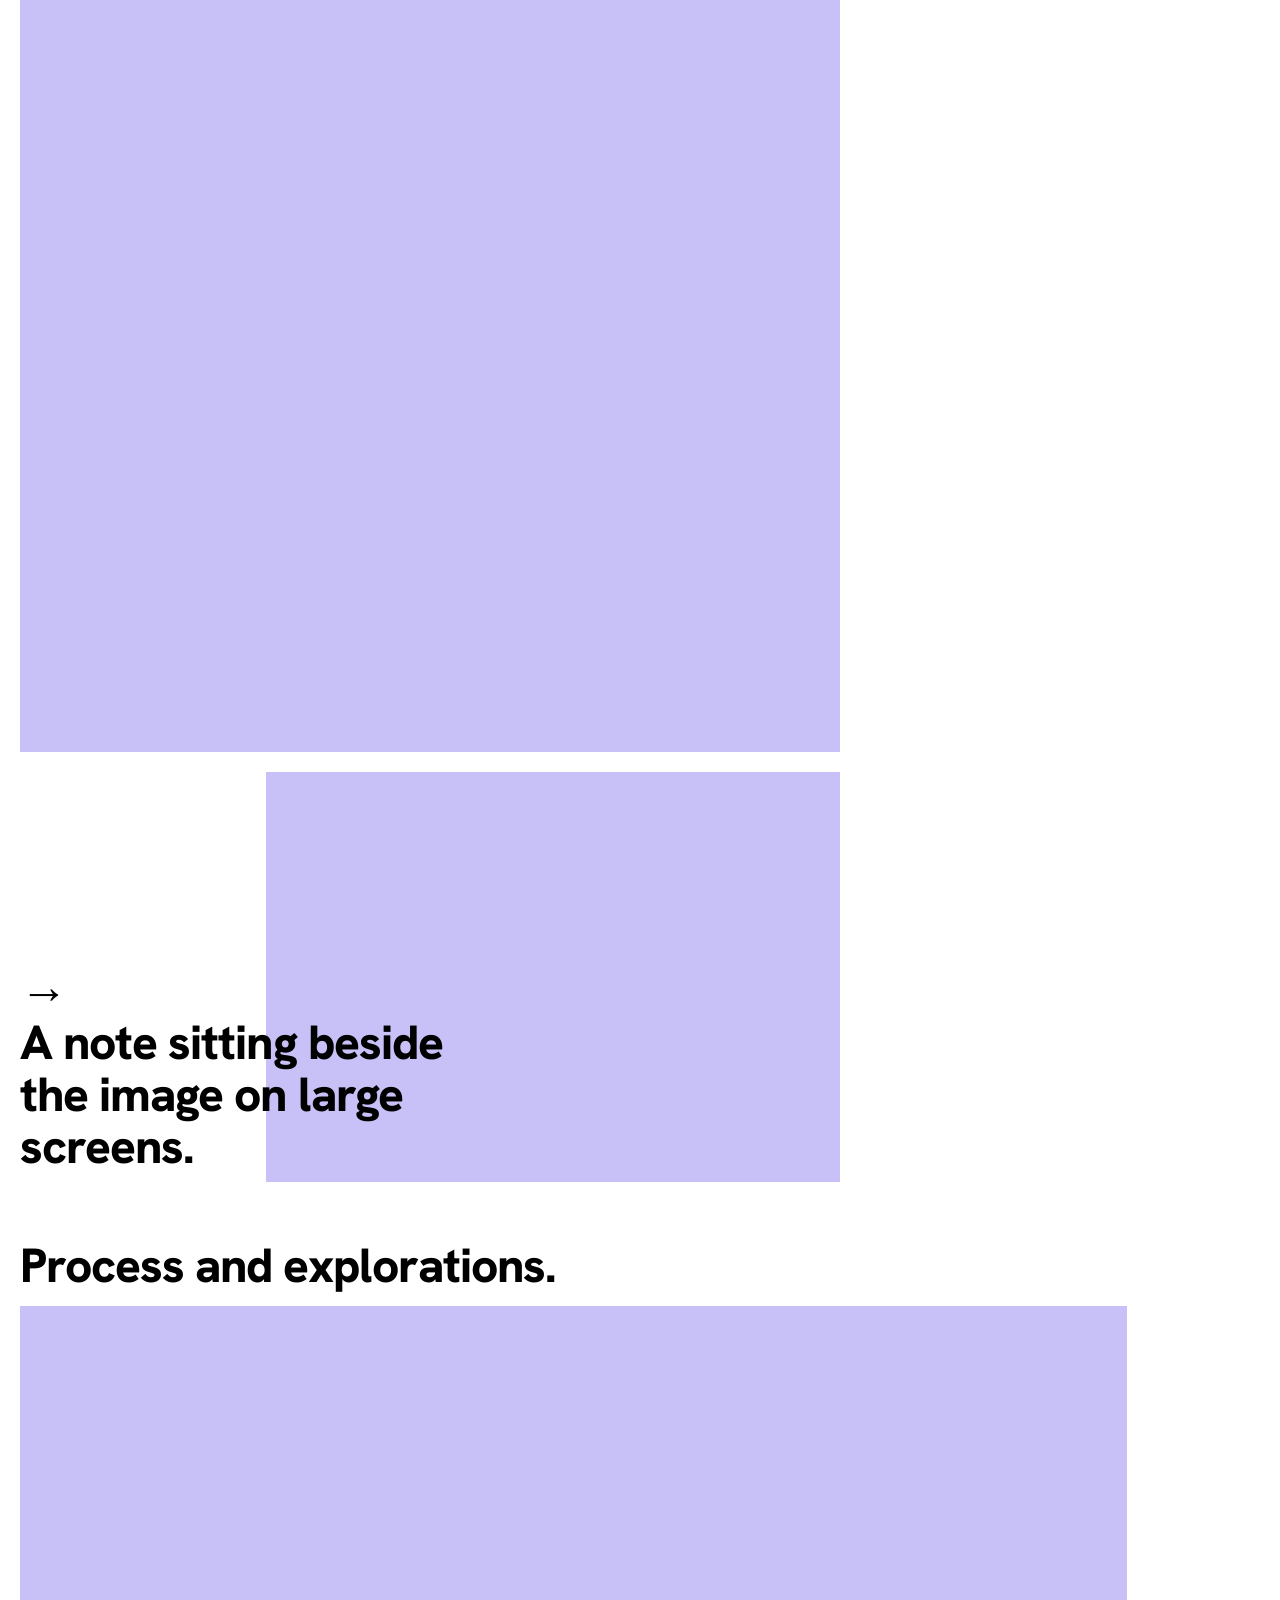
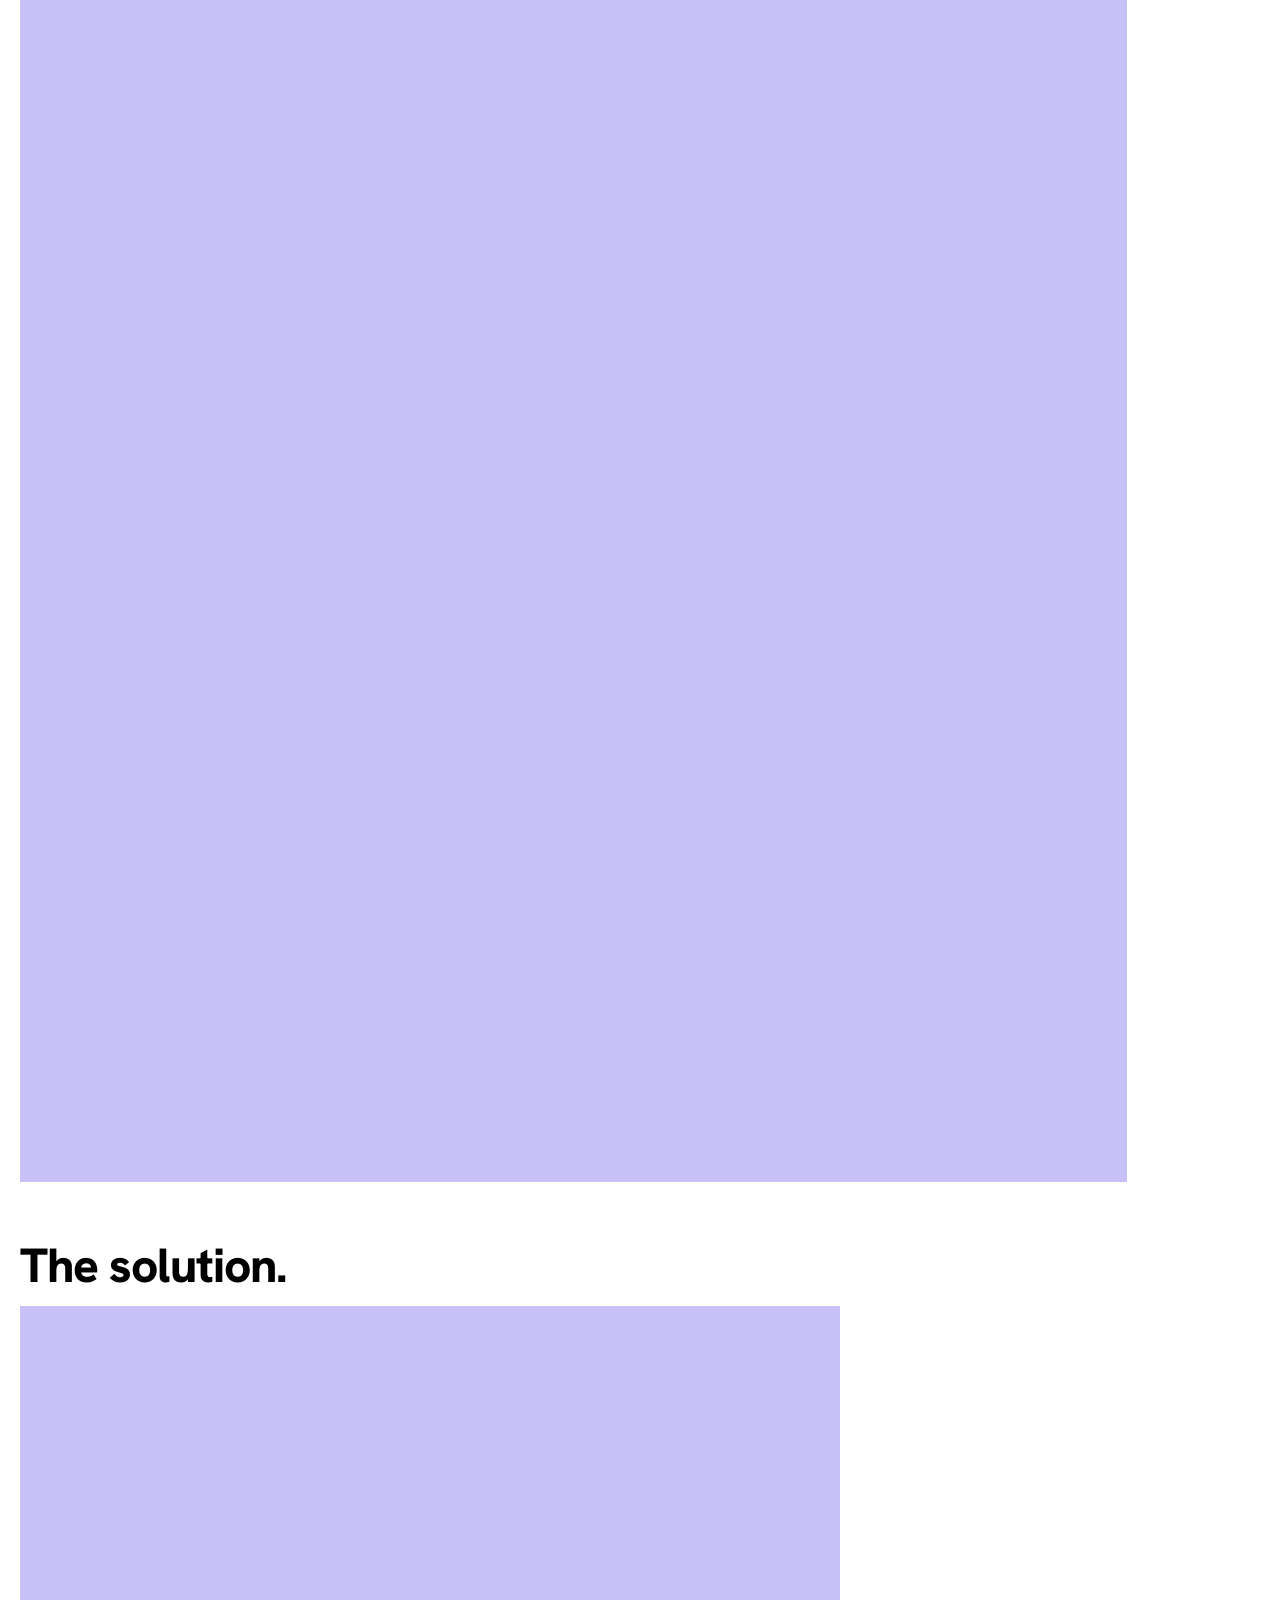
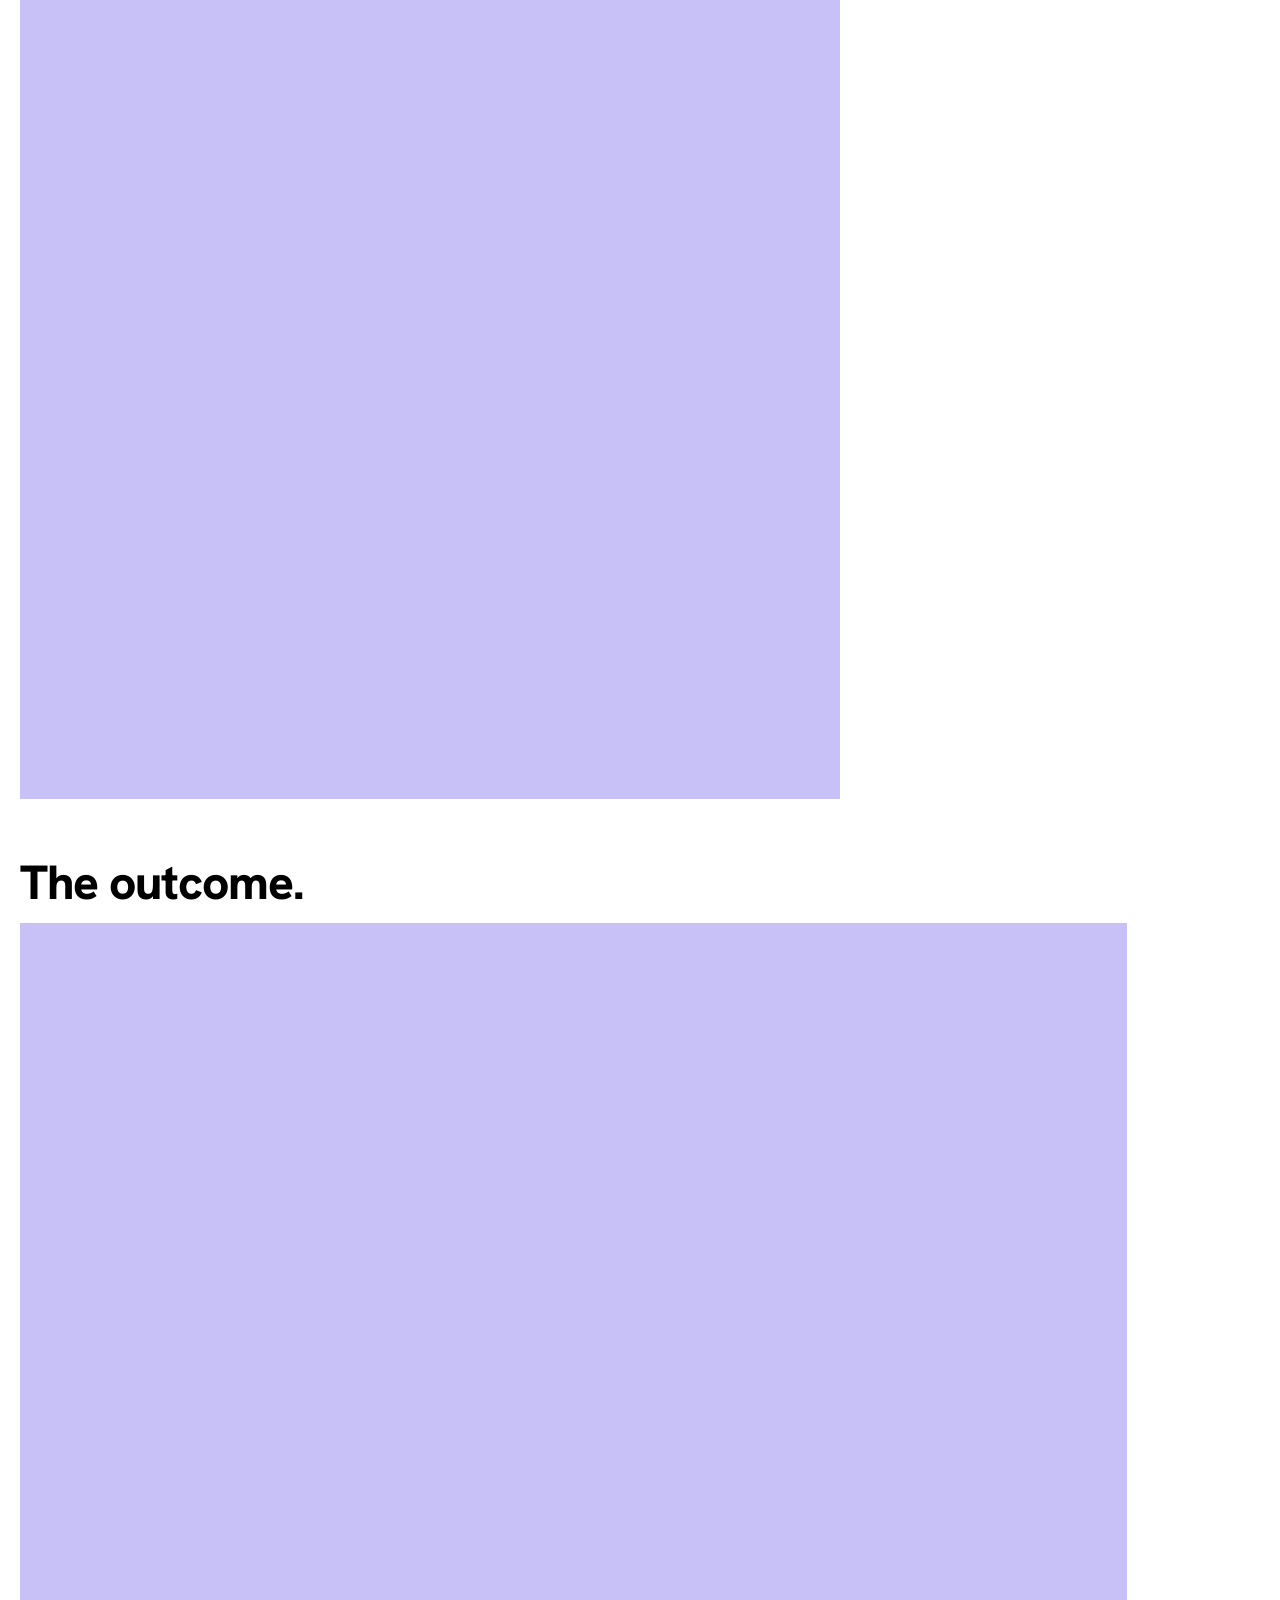
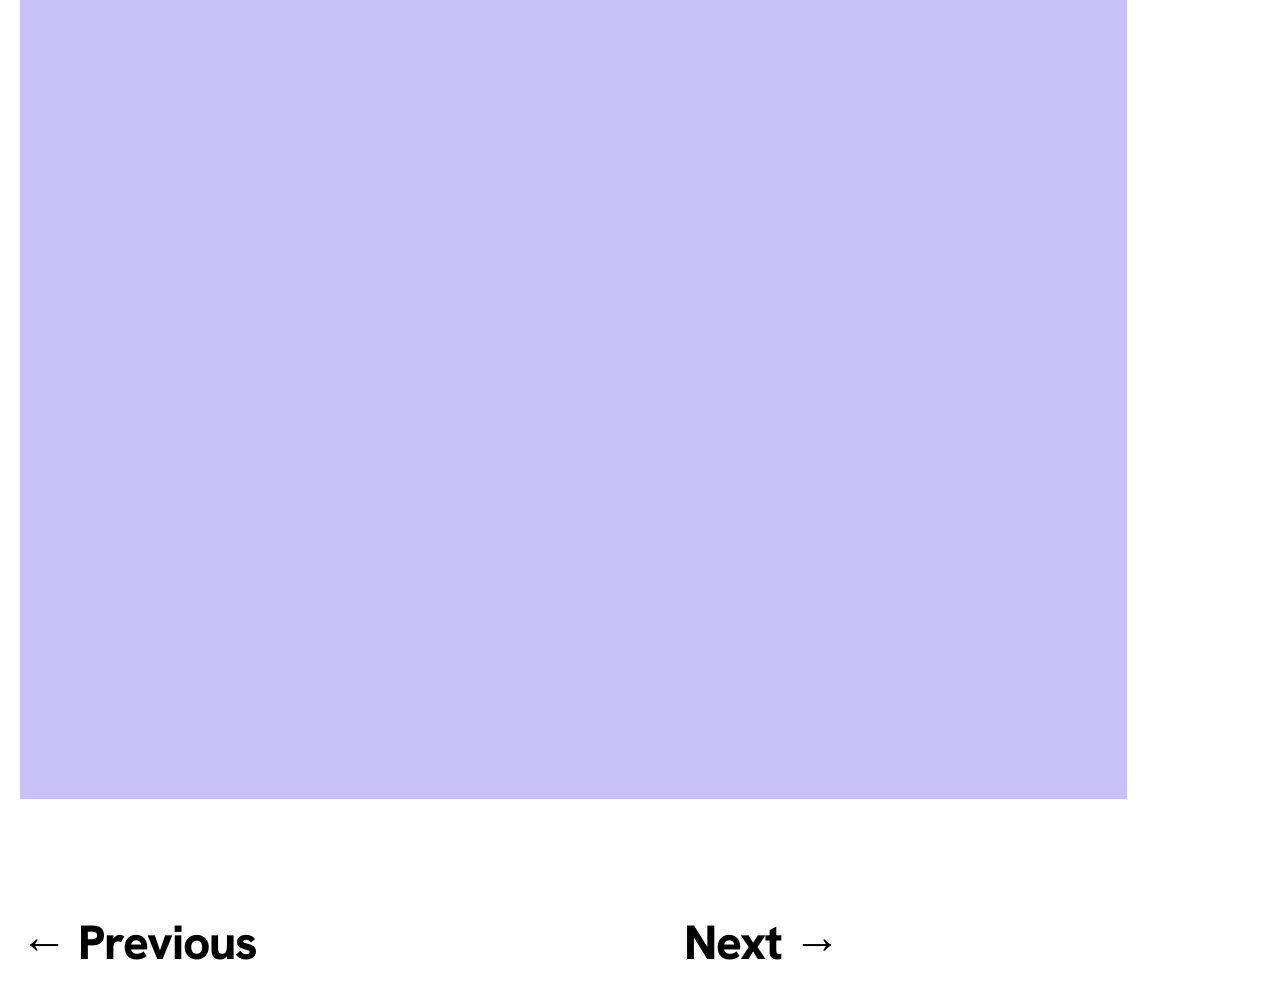
<file: template.html>
<!DOCTYPE html>
<!--
    ___    __    ______   ________  _________    __________  __
   /   |  / /   / ____/  / ____/ / / / ____/ |  / / ____/\ \/ /
  / /| | / /   / __/    / /   / /_/ / __/  | | / / __/    \  /
 / ___ |/ /___/ /___   / /___/ __  / /___  | |/ / /___    / /
/_/  |_/_____/_____/   \____/_/ /_/_____/  |___/_____/   /_/

  TEMPLATE — reusable scaffold for a new project page.
  Not linked from the index and not part of the prev/next chain.
  Copy this file, rename it, and replace the placeholder content below.
-->
<html lang="en-us">
<head>
  <meta charset="utf-8" />
  <meta name="viewport" content="width=device-width, initial-scale=1.0" />
  <title>Project title | Alejandra Chevey</title>
  <meta name="description" content="Short project description." />
  <meta name="author" content="Alejandra Chevey" />
  <meta property="og:title" content="Project title | Alejandra Chevey" />
  <meta property="og:type" content="website" />
  <meta property="og:image" content="images/social.jpg" />

  <link rel="apple-touch-icon" sizes="180x180" href="favicons/apple-touch-icon.png" />
  <link rel="icon" type="image/png" sizes="32x32" href="favicons/favicon-32x32.png" />
  <link rel="icon" type="image/png" sizes="16x16" href="favicons/favicon-16x16.png" />
  <link rel="mask-icon" href="safari-pinned-tab.svg" color="#000000" />
  <meta name="theme-color" content="#ffffff" />

  <link rel="stylesheet" href="css/base.css" />
</head>
<body class="overflowx-hidden">
  <div class="container-fluid main-container">
    <div class="row">

      <!-- Side navigation -->
      <div class="col-md-4 push-md-8">
        <nav role="navigation" class="zindex-tooltip side-nav d-flex flex-md-column align-items-center align-items-md-end justify-content-between">
          <a href="index.html" class="logo flex-last flex-md-first text-right">
            <span class="hidden-md-up nav-item">ale</span><span class="hidden-sm-down">ale chevey</span>
          </a>

          <ul class="nav flex-md-column text-right">
            <li class="nav-item mr-3 mr-md-0">
              <a class="d-inline pl-0 py-0 px-md-0" href="index.html">work<span class="hidden-sm-down"> &amp; stuff</span></a>
            </li>
            <li class="nav-item">
              <a class="d-inline py-0 px-md-0" href="about.html">about</a>
            </li>
          </ul>

          <ul class="nav flex-md-column align-items-end w-100">
            <li class="nav-item d-inline-flex">
              <a class="d-inline py-0 px-md-0" href="contact.html">contact</a>
            </li>
          </ul>
        </nav>
      </div>

      <!-- Main column -->
      <div class="col-md-8 pull-md-4">
        <div class="mt-2 mt-md-0">

          <div role="main">

            <!-- Hero: huge full-height image. Swap hero-image--ph for a project modifier (e.g. hero-image--meet). -->
            <div class="hero-image hero-image--ph mb-2">
              <div class="hero-image-title"><span class="hero-image-title-text">Project title</span></div>
              <p class="hero-image-scroll"><span class="hero-image-scroll-text">&darr;</span></p>
            </div>

            <!-- Everything below is one type size, left-aligned -->
            <p>Lead line for the project, no period.</p>

            <p>Open with the problem and the goal. Keep writing in the same big type &mdash; there is no smaller body size, no captions in another scale.</p>

            <div class="image-placeholder img-mb"><span>image</span></div>

            <div class="image-discover img-mb">
              <div class="image-discover-content">
                <div class="hidden-md-down" aria-hidden="true">&rarr;</div>
                <p class="mb-0">A note sitting beside the image on large screens.</p>
              </div>
              <div class="image-discover-img"></div>
            </div>

            <p class="section-label">Process and explorations.</p>

            <!-- Overflowing image: bleeds past the column toward the menu on large screens -->
            <div class="image-placeholder image-overflow img-mb"><span>image</span></div>

            <p class="section-label">The solution.</p>

            <div class="image-placeholder img-mb"><span>image</span></div>

            <p class="section-label">The outcome.</p>

            <div class="image-placeholder image-overflow img-mb"><span>image</span></div>

            <!-- Update both links when this page joins the project chain -->
            <div class="prev-next-nav d-flex">
              <a href="#" class="prev">&larr; Previous</a>
              <a href="#" class="next">Next &rarr;</a>
            </div>

          </div>

        </div>
      </div>

    </div>
  </div>
</body>
</html>
</file>
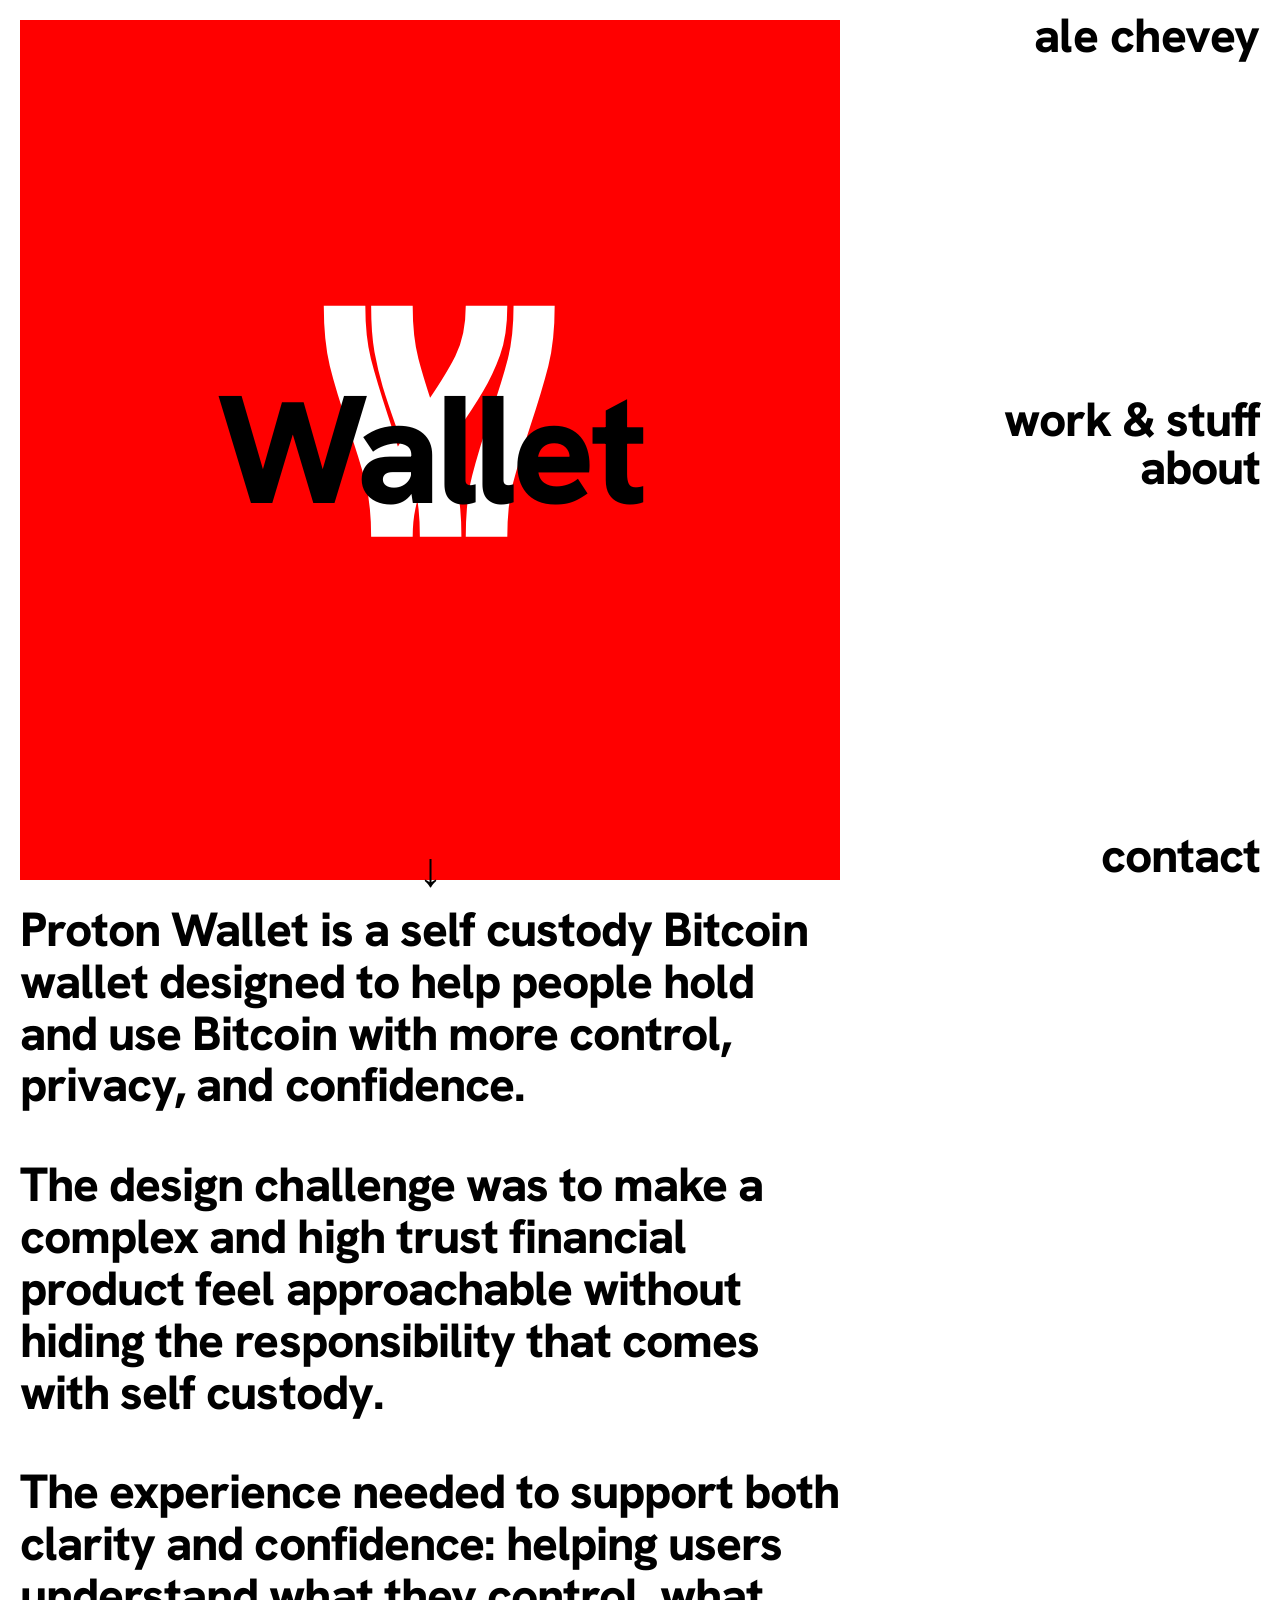
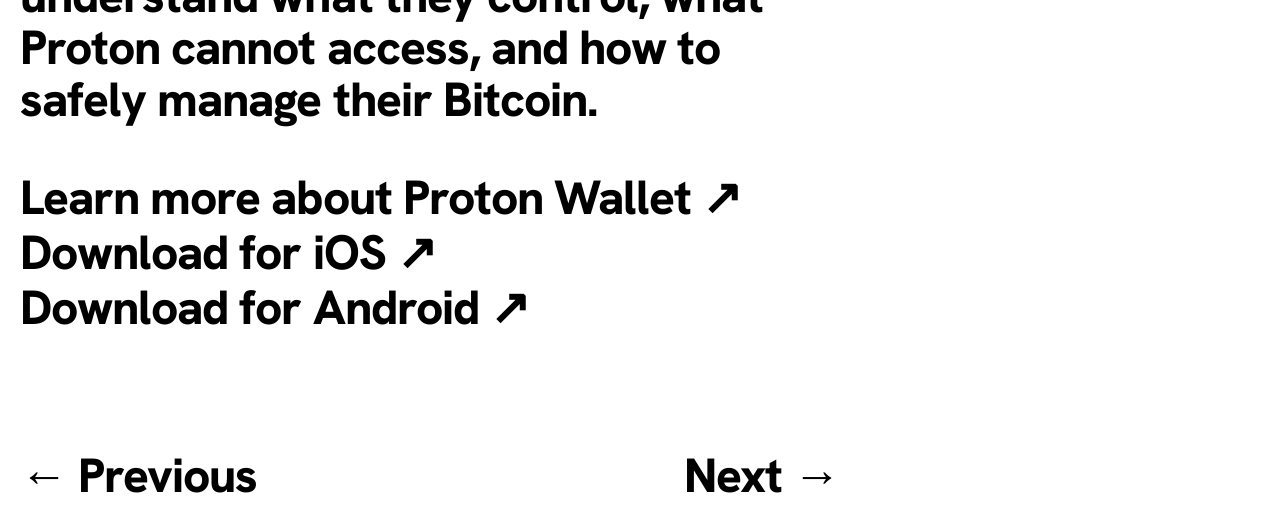
<file: wallet.html>
<!DOCTYPE html>
<!--
    ___    __    ______   ________  _________    __________  __
   /   |  / /   / ____/  / ____/ / / / ____/ |  / / ____/\ \/ /
  / /| | / /   / __/    / /   / /_/ / __/  | | / / __/    \  /
 / ___ |/ /___/ /___   / /___/ __  / /___  | |/ / /___    / /
/_/  |_/_____/_____/   \____/_/ /_/_____/  |___/_____/   /_/
-->
<html lang="en-us">
<head>
  <meta charset="utf-8" />
  <meta name="viewport" content="width=device-width, initial-scale=1.0" />
  <title>Proton Wallet | Alejandra Chevey</title>
  <meta name="description" content="Designing a self custody Bitcoin wallet that feels approachable, with clarity and confidence." />
  <meta name="author" content="Alejandra Chevey" />
  <meta property="og:title" content="Proton Wallet | Alejandra Chevey" />
  <meta property="og:type" content="website" />
  <meta property="og:image" content="images/social.jpg" />

  <link rel="apple-touch-icon" sizes="180x180" href="favicons/apple-touch-icon.png" />
  <link rel="icon" type="image/png" sizes="32x32" href="favicons/favicon-32x32.png" />
  <link rel="icon" type="image/png" sizes="16x16" href="favicons/favicon-16x16.png" />
  <link rel="mask-icon" href="safari-pinned-tab.svg" color="#000000" />
  <meta name="theme-color" content="#ffffff" />

  <link rel="stylesheet" href="css/base.css" />
</head>
<body class="overflowx-hidden">
  <div class="container-fluid main-container">
    <div class="row">

      <!-- Side navigation -->
      <div class="col-md-4 push-md-8">
        <nav role="navigation" class="zindex-tooltip side-nav d-flex flex-md-column align-items-center align-items-md-end justify-content-between">
          <a href="index.html" class="logo flex-last flex-md-first text-right">
            <span class="hidden-md-up nav-item">ale</span><span class="hidden-sm-down">ale chevey</span>
          </a>

          <ul class="nav flex-md-column text-right">
            <li class="nav-item mr-3 mr-md-0">
              <a class="d-inline pl-0 py-0 px-md-0" href="index.html">work<span class="hidden-sm-down"> &amp; stuff</span></a>
            </li>
            <li class="nav-item">
              <a class="d-inline py-0 px-md-0" href="about.html">about</a>
            </li>
          </ul>

          <ul class="nav flex-md-column align-items-end w-100">
            <li class="nav-item d-inline-flex">
              <a class="d-inline py-0 px-md-0" href="contact.html">contact</a>
            </li>
          </ul>
        </nav>
      </div>

      <!-- Main column -->
      <div class="col-md-8 pull-md-4">
        <div class="mt-2 mt-md-0">

          <div role="main">

            <div class="hero-image hero-image--wallet tile--ss04 tile--letter-white mb-2">
              <span class="hero-image-letter" aria-hidden="true">w</span>
              <div class="hero-image-title"><span class="hero-image-title-text">Wallet</span></div>
              <p class="hero-image-scroll"><span class="hero-image-scroll-text">&darr;</span></p>
            </div>

            <p>Proton Wallet is a self custody Bitcoin wallet designed to help people hold and use Bitcoin with more control, privacy, and confidence.</p>

            <p>The design challenge was to make a complex and high trust financial product feel approachable without hiding the responsibility that comes with self custody.</p>

            <p>The experience needed to support both clarity and confidence: helping users understand what they control, what Proton cannot access, and how to safely manage their Bitcoin.</p>


            <ul class="contact-list">
              <li><a href="https://proton.me/wallet" target="_blank" rel="noopener noreferrer">Learn more about Proton Wallet <span class="ext" aria-hidden="true">&#8599;</span></a></li>
              <li><a href="https://apps.apple.com/app/apple-store/id6479609548" target="_blank" rel="noopener noreferrer">Download for iOS <span class="ext" aria-hidden="true">&#8599;</span></a></li>
              <li><a href="https://play.google.com/store/apps/details?id=me.proton.wallet.android" target="_blank" rel="noopener noreferrer">Download for Android <span class="ext" aria-hidden="true">&#8599;</span></a></li>
            </ul>

            <div class="prev-next-nav d-flex">
              <a href="mail.html" class="prev">&larr; Previous</a>
              <a href="pass.html" class="next">Next &rarr;</a>
            </div>

          </div>

        </div>
      </div>

    </div>
  </div>
</body>
</html>
</file>
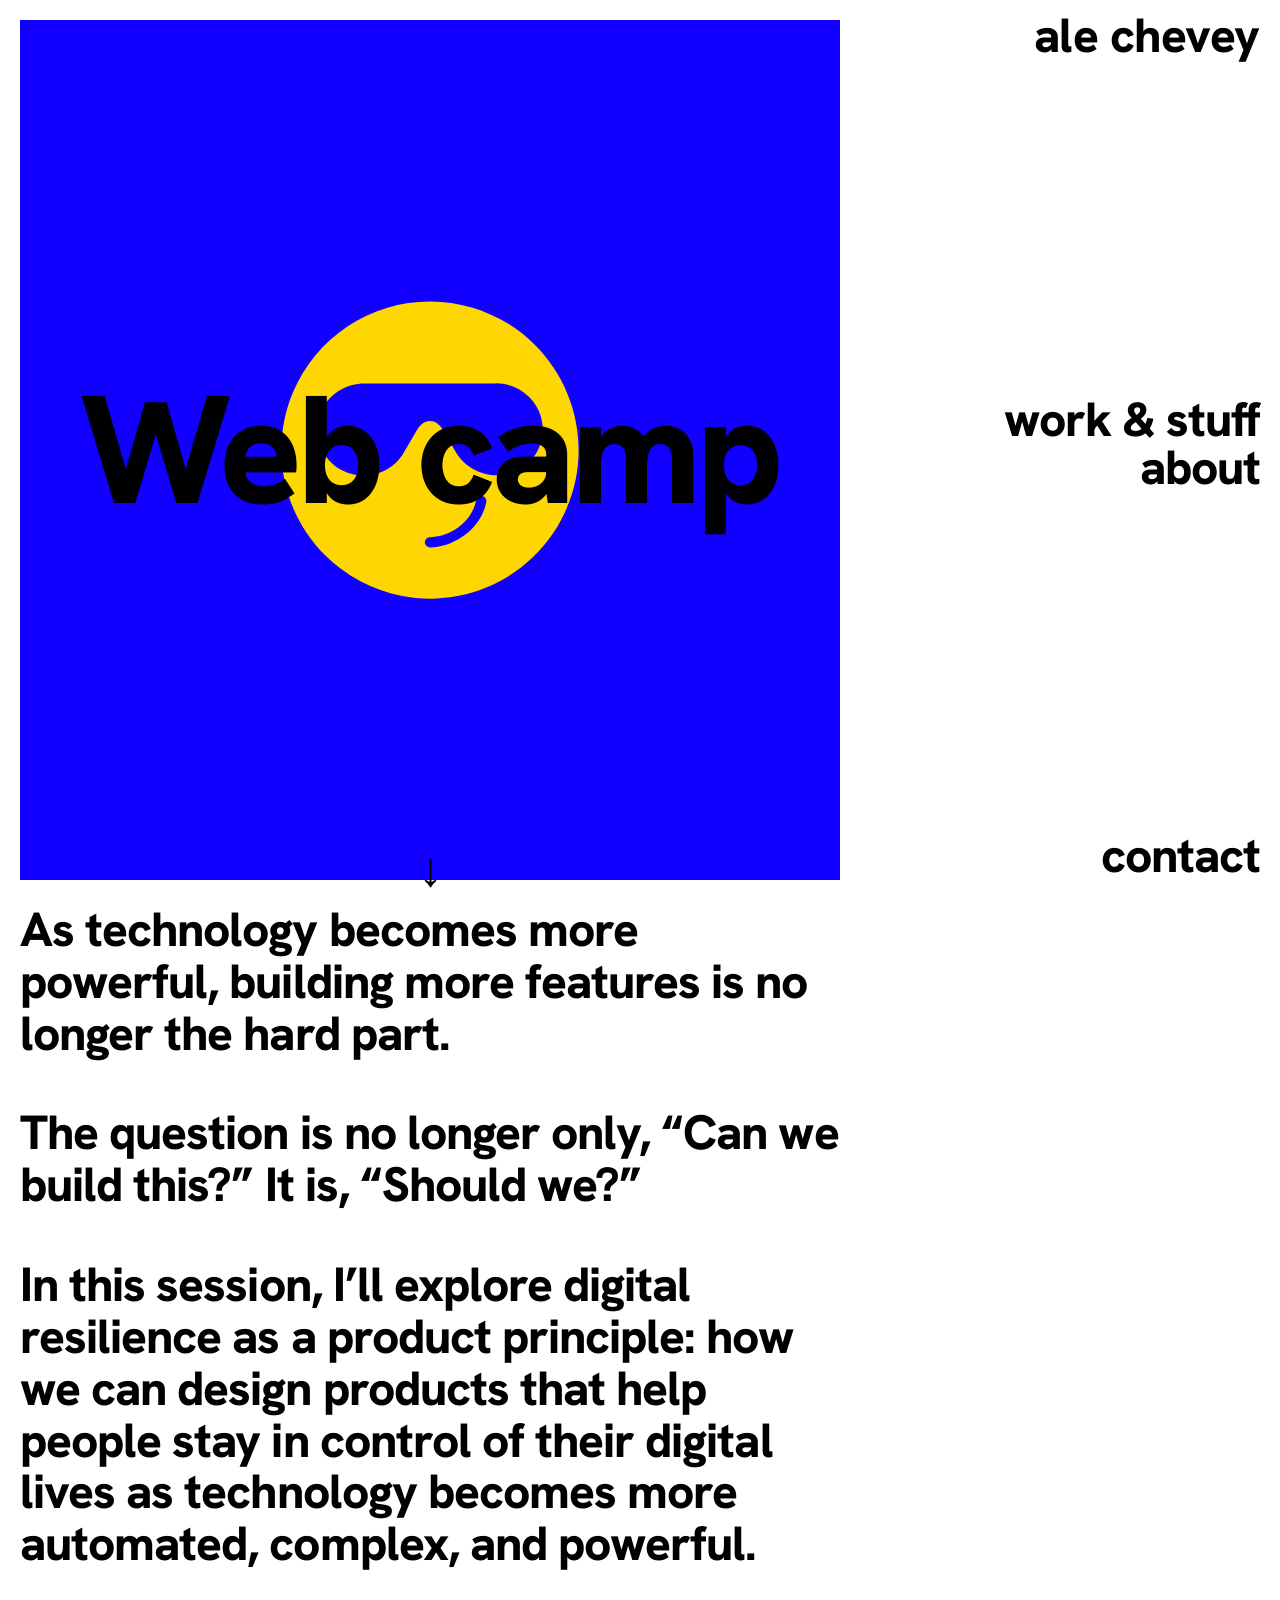
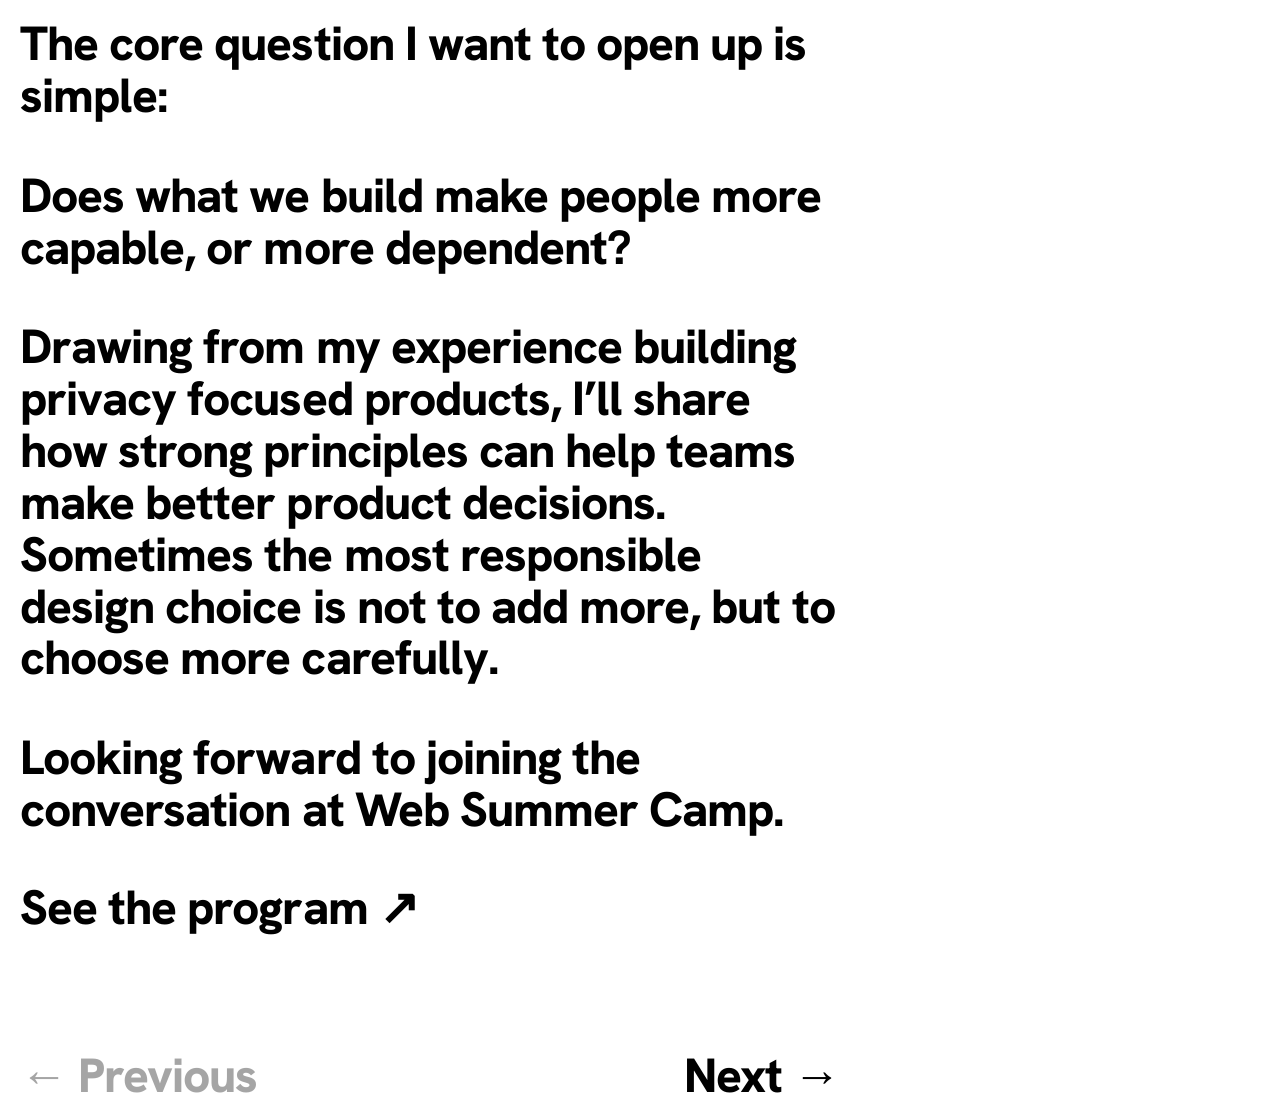
<file: web-summer-camp.html>
<!DOCTYPE html>
<!--
    ___    __    ______   ________  _________    __________  __
   /   |  / /   / ____/  / ____/ / / / ____/ |  / / ____/\ \/ /
  / /| | / /   / __/    / /   / /_/ / __/  | | / / __/    \  /
 / ___ |/ /___/ /___   / /___/ __  / /___  | |/ / /___    / /
/_/  |_/_____/_____/   \____/_/ /_/_____/  |___/_____/   /_/
-->
<html lang="en-us">
<head>
  <meta charset="utf-8" />
  <meta name="viewport" content="width=device-width, initial-scale=1.0" />
  <title>Web Summer Camp 2026 | Alejandra Chevey</title>
  <meta name="description" content="Speaking at Web Summer Camp 2026: can we, or should we? Why product direction matters more in the age of AI." />
  <meta name="author" content="Alejandra Chevey" />
  <meta property="og:title" content="Web Summer Camp 2026 | Alejandra Chevey" />
  <meta property="og:type" content="website" />
  <meta property="og:image" content="images/social.jpg" />

  <link rel="apple-touch-icon" sizes="180x180" href="favicons/apple-touch-icon.png" />
  <link rel="icon" type="image/png" sizes="32x32" href="favicons/favicon-32x32.png" />
  <link rel="icon" type="image/png" sizes="16x16" href="favicons/favicon-16x16.png" />
  <link rel="mask-icon" href="safari-pinned-tab.svg" color="#000000" />
  <meta name="theme-color" content="#ffffff" />

  <link rel="stylesheet" href="css/base.css" />
</head>
<body class="overflowx-hidden">
  <div class="container-fluid main-container">
    <div class="row">

      <!-- Side navigation -->
      <div class="col-md-4 push-md-8">
        <nav role="navigation" class="zindex-tooltip side-nav d-flex flex-md-column align-items-center align-items-md-end justify-content-between">
          <a href="index.html" class="logo flex-last flex-md-first text-right">
            <span class="hidden-md-up nav-item">ale</span><span class="hidden-sm-down">ale chevey</span>
          </a>

          <ul class="nav flex-md-column text-right">
            <li class="nav-item mr-3 mr-md-0">
              <a class="d-inline pl-0 py-0 px-md-0" href="index.html">work<span class="hidden-sm-down"> &amp; stuff</span></a>
            </li>
            <li class="nav-item">
              <a class="d-inline py-0 px-md-0" href="about.html">about</a>
            </li>
          </ul>

          <ul class="nav flex-md-column align-items-end w-100">
            <li class="nav-item d-inline-flex">
              <a class="d-inline py-0 px-md-0" href="contact.html">contact</a>
            </li>
          </ul>
        </nav>
      </div>

      <!-- Main column -->
      <div class="col-md-8 pull-md-4">
        <div class="mt-2 mt-md-0">

          <div role="main">

            <!-- Hero: huge full-height image -->
            <div class="hero-image hero-image--summer mb-2">
              <img class="hero-image-icon" src="assets/svg/summer-camp.svg" alt="" />
              <div class="hero-image-title"><span class="hero-image-title-text">Web camp</span></div>
              <p class="hero-image-scroll"><span class="hero-image-scroll-text">&darr;</span></p>
            </div>


            <p>As technology becomes more powerful, building more features is no longer the hard part.</p>

            <p>The question is no longer only, &ldquo;Can we build this?&rdquo; It is, &ldquo;Should we?&rdquo;</p>

            <p>In this session, I&rsquo;ll explore digital resilience as a product principle: how we can design products that help people stay in control of their digital lives as technology becomes more automated, complex, and powerful.</p>

            <p>The core question I want to open up is simple:</p>

            <p>Does what we build make people more capable, or more dependent?</p>

            <p>Drawing from my experience building privacy focused products, I&rsquo;ll share how strong principles can help teams make better product decisions. Sometimes the most responsible design choice is not to add more, but to choose more carefully.</p>

            <p>Looking forward to joining the conversation at Web Summer Camp.</p>

            <ul class="contact-list">
              <li><a href="https://websummercamp.com/2026/program/biz" target="_blank" rel="noopener noreferrer">See the program <span class="ext" aria-hidden="true">&#8599;</span></a></li>
            </ul>

            <div class="prev-next-nav d-flex">
              <a class="prev is-disabled" aria-disabled="true">&larr; Previous</a>
              <a href="paris-web.html" class="next">Next &rarr;</a>
            </div>

          </div>

        </div>
      </div>

    </div>
  </div>
</body>
</html>
</file>
<file: css/base.css>
@charset "utf-8";
/* =================================================================
   Alejandra Chevey — portfolio
   Plain static HTML + CSS. Type scale, grid and components in one file.
   ================================================================= */

/* ----------------------------------------------------------------
   Design tokens (from the original config/variables.scss)
   ---------------------------------------------------------------- */
:root {
  /* — Color — type is always black; no accent colours in use — */
  --black: #000;
  --white: #fff;
  --placeholder: #C8C1F7;  /* image / hero placeholders (lilac) */
  --shadow: rgba(0, 0, 0, .35);  /* hero title text-shadow */

  /* — Project tile colours (from the Figma card set) — */
  --tile-summer: #1100ff;  /* blue */
  --tile-meet:   #ff9bd7;  /* pink */
  --tile-mail:   #9b47ff;
  --tile-paris:  #ffd700;
  --tile-wallet: #ff0000;  /* red */
  --tile-pass:   #00b478;  /* green */

  /* — Layout & space — */
  --gutter: 20px;          /* $grid-gutter-width-base */
  --gutter-half: 10px;
  --nav-mobile-h: 56px;    /* height of the mobile top nav bar */
  --bleed: 135%;           /* width of images that overflow toward the menu */

  /* — Fluid type — every responsive clamp lives here, nowhere else.
     Each is min / preferred (viewport-based) / max. To retune the whole
     site's scale edit --fs-root; the rest are bespoke display sizes. */
  --fs-root: clamp(22px, 3.25vw + 11px, 48px); /* engine: drives every rem-based size (smaller floor on phones) */
  --fs-hero: clamp(56px, 12vw, 176px);         /* case-study hero title */
  --fs-nav-mobile: clamp(13px, 4.4vw, 22px);   /* nav links + logo on phones */
  --fs-display-1: clamp(88px, 14vw + 44px, 192px);   /* big heading (about/contact/404) — sized up on phones */

  /* — Type scale — rem, so each step tracks the fluid --fs-root.
     px ranges are phone (root 28px) → desktop (root 48px). */
  --text-sm:   .8rem;    /* 22.4 → 38.4px — nav/logo, tablet */
  --text-base: 1rem;     /* 28 → 48px — body default */
  --text-xl:   2rem;     /* 56 → 96px */
  --text-2xl:  4rem;     /* 112 → 192px */

  --weight-black: 900;   /* the single weight used everywhere */

  /* leading (line-height, unitless). The per-element optical values
     .88/.92/.94/.9 on big display type stay inline by design. */
  --leading-tight: 1.0;  /* headings + small display */
  --leading-base:  1.0;  /* body */
  --leading-loose: 1.08; /* paragraphs */

  /* tracking (letter-spacing, em). --tracking-base tightens all running
     text; the numbered ones go tighter on bigger display type. */
  --tracking-base: -.02em; /* body, paragraphs, nav, cards, headings */
  --tracking-1: -.01em;  /* logo */
  --tracking-2: -.03em;  /* hero title */
  --tracking-3: -.035em; /* display-1 */

  /* — Ratios — */
  --ratio-portrait: 3 / 4;   /* cards + case-study images */
  --ratio-landscape: 7 / 5;  /* image-discover offset image */

  /* — Motion — */
  --dur-fast: .3s;   /* card hover-shadow fade */
  --mov-speed: 4s;       /* Mov letter morph loop (always-on) */

  /* — Elevation (z-index scale) — */
  --z-base: 1;      /* hero image / discover content */
  --z-raised: 3;    /* hero title + scroll cue, above the image */
  --z-nav: 1070;    /* side nav, above bleeding images */
}

/* ----------------------------------------------------------------
   Font — Hanken Grotesk (Hanken Design Co., SIL OFL), self-hosted.
   ExtraBold (800) is the shipping weight, mapped across the range so the
   weight-900 design renders in Hanken's heaviest real cut. No faux-bold.
   Falls back to the Helvetica stack if the font fails to load.
   ---------------------------------------------------------------- */
@font-face {
  font-family: "Hanken Grotesk";
  src: url("../fonts/HankenGrotesk-ExtraBold.woff2") format("woff2");
  font-weight: 100 900;
  font-style: normal;
  font-display: swap;
}

/* Mov (Studio Feixen, licensed) — variable display face, custom axes
   MOV1 / MOV2 (0–100) that morph the letterforms. Accent only, used for the
   animated letter tiles; the shipping text font stays Hanken Grotesk. */
@font-face {
  font-family: "Mov";
  src: url("../fonts/MovVariableVF.woff2") format("woff2");
  font-display: swap;
}

/* ----------------------------------------------------------------
   Reset / reboot (minimal, from Bootstrap reboot)
   ---------------------------------------------------------------- */
*, *::before, *::after { box-sizing: border-box; }

html {
  /* Fluid root font-size — the engine of the whole type system.
     Every rem-based size below scales smoothly from the 28px phone
     value to the 48px desktop value, with no hard breakpoint jump.
     ~28px below ~430px wide, ~48px above ~1140px wide, fluid between. */
  font-size: var(--fs-root);
  -webkit-font-smoothing: antialiased;
  -ms-overflow-style: scrollbar;
}

body {
  margin: 0;
  font-family: "Hanken Grotesk", "Helvetica Neue", Helvetica, Arial, sans-serif;
  font-size: var(--text-base);     /* $font-size-base */
  font-weight: var(--weight-black);/* black / extra bold */
  line-height: var(--leading-base);/* tightened for Helvetica */
  letter-spacing: var(--tracking-base);
  color: var(--black);
  background: var(--white);
  text-align: left;
  /* No faux-bold — showing Helvetica at its real weight (900). */
}

img { vertical-align: middle; border-style: none; max-width: 100%; }

a {
  color: var(--black);            /* $link-color */
  text-decoration: none;
  background-color: transparent;
}
/* Site-wide hover: underline only, never a colour change. */
a:hover { text-decoration: underline; text-underline-offset: .12em; }

p { margin-top: 0; margin-bottom: 1rem; line-height: var(--leading-loose); }

h1, h2, h3, h4, h5, h6 {
  margin-top: 0;
  margin-bottom: .5rem;
  font-weight: var(--weight-black);
  line-height: var(--leading-tight);
}
h1 { font-size: var(--text-xl); }
h2, h3, h4, h5, h6 { font-size: var(--text-base); }

ul { margin: 0; padding: 0; list-style: none; }

/* (the root font-size is now a single fluid clamp above — the old
   28px -> 48px breakpoint jump at 768px is no longer needed) */

/* ----------------------------------------------------------------
   Display type scale (from variables.scss)
   ---------------------------------------------------------------- */
/* Big grotesque display type wants very tight leading + slight negative tracking */
/* margin-left: optical hang so the big caps align with the smaller body text */
.display-1 { font-size: var(--fs-display-1); font-weight: var(--weight-black); line-height: .88; letter-spacing: var(--tracking-3); margin-left: -.04em; }
/* About / Contact: breathing room under the big heading before the body copy. The 404 heading keeps its own centered layout (.title-offset), so it's excluded. */
.display-1:not(.title-offset) { margin-bottom: calc(var(--gutter) * 2); }

/* ----------------------------------------------------------------
   Grid (Bootstrap 4 alpha: container-fluid / row / cols / push-pull)
   ---------------------------------------------------------------- */
.container-fluid {
  width: 100%;
  padding-right: var(--gutter-half);
  padding-left: var(--gutter-half);
  margin-right: auto;
  margin-left: auto;
}
/* layout.scss override */
body > .container-fluid {
  padding: 0;
  margin: var(--gutter);          /* equal margin top / right / bottom / left */
  width: auto;
}

.row {
  display: flex;
  flex-wrap: wrap;
  margin-right: calc(-1 * var(--gutter-half));
  margin-left: calc(-1 * var(--gutter-half));
}

[class^="col-"], [class*=" col-"] {
  position: relative;
  width: 100%;
  min-height: 1px;
  padding-right: var(--gutter-half);
  padding-left: var(--gutter-half);
}

/* xs (all widths) */
.col-12 { flex: 0 0 100%; max-width: 100%; }

/* sm >= 576 */
@media (min-width: 576px) {
  .col-sm-6 { flex: 0 0 50%; max-width: 50%; }
}

/* md >= 768 */
@media (min-width: 768px) {
  .col-md-4  { flex: 0 0 33.333333%; max-width: 33.333333%; }
  .col-md-8  { flex: 0 0 66.666667%; max-width: 66.666667%; }
  .col-md-12 { flex: 0 0 100%; max-width: 100%; }
  .push-md-8 { left: 66.666667%; }
  .pull-md-4 { right: 33.333333%; }
}

/* lg >= 992 */
@media (min-width: 992px) {
  .col-lg-6 { flex: 0 0 50%; max-width: 50%; }
}

/* ----------------------------------------------------------------
   Flex / display / alignment utilities (only those used)
   ---------------------------------------------------------------- */
.d-flex { display: flex !important; }
.d-inline { display: inline !important; }
.d-inline-flex { display: inline-flex !important; }

.flex-last { order: 1 !important; }

.align-items-center { align-items: center !important; }
.align-items-end { align-items: flex-end !important; }
.justify-content-between { justify-content: space-between !important; }

.text-right { text-align: right !important; }
.w-100 { width: 100% !important; }

@media (min-width: 768px) {
  .flex-md-column { flex-direction: column !important; }
  .flex-md-first { order: -1 !important; }
  .align-items-md-end { align-items: flex-end !important; }
}

/* ----------------------------------------------------------------
   Spacing utilities (Bootstrap scale, $spacer = 1rem) — used subset
   ---------------------------------------------------------------- */
.mt-2 { margin-top: .5rem !important; }
.mb-0 { margin-bottom: 0 !important; }
.mb-2 { margin-bottom: .5rem !important; }
.mr-3 { margin-right: 1rem !important; }
.pl-0 { padding-left: 0 !important; }
.py-0 { padding-top: 0 !important; padding-bottom: 0 !important; }

@media (min-width: 768px) {
  .mt-md-0 { margin-top: 0 !important; }
  .mr-md-0 { margin-right: 0 !important; }
  .px-md-0 { padding-right: 0 !important; padding-left: 0 !important; }
}

/* ----------------------------------------------------------------
   Visibility helpers (Bootstrap 4 alpha hidden-* — used subset)
   ---------------------------------------------------------------- */
@media (max-width: 767.98px) { .hidden-sm-down { display: none !important; } }
@media (min-width: 768px)    { .hidden-md-up   { display: none !important; } }
@media (max-width: 991.98px) { .hidden-md-down { display: none !important; } }

.sr-only {
  position: absolute;
  width: 1px; height: 1px;
  padding: 0; margin: -1px;
  overflow: hidden;
  clip: rect(0, 0, 0, 0);
  border: 0;
}

/* ----------------------------------------------------------------
   Helpers (helpers.scss)
   ---------------------------------------------------------------- */
.overflowx-hidden { overflow-x: hidden; }
.overflow-hidden { overflow: hidden; }
.img-mb { margin-bottom: var(--gutter); }
.title-offset { margin-top: -0.2em; }
.zindex-tooltip { z-index: var(--z-nav); }   /* menu sits above bleeding images */

/* ----------------------------------------------------------------
   Layout (layout.scss)
   ---------------------------------------------------------------- */
.is-home .main-container { overflow-x: hidden; }

/* ================================================================
   Components
   ================================================================ */

/* --- Navigation (organisms/nav) ------------------------------- */
/* Two layouts, three breakpoints:
   - phones (< 768): a compact horizontal bar at the top, type scaled
     fluidly so it never overflows the narrowest screens;
   - tablet (768–991): the grid switches to two columns, so the nav
     becomes a fixed vertical rail in the narrow right column with
     slightly smaller type so the name + links fit;
   - desktop (>= 992): the column is wide enough for full-size type. */
.side-nav {
  display: flex;
  min-height: var(--nav-mobile-h);   /* compact top bar on phones */
}
.logo { line-height: .9; letter-spacing: var(--tracking-1); white-space: nowrap; }

.nav { display: flex; padding-left: 0; margin-bottom: 0; list-style: none; }

/* Fluidly scale the nav type on phones: ~13px on the narrowest devices
   up to a .8rem cap, so the bar fits on one line at any phone width. */
.nav-item { font-size: var(--fs-nav-mobile); }

/* Tablet — fixed right-hand rail; smaller type to fit the 33% column. */
@media (min-width: 768px) {
  .side-nav {
    position: fixed;
    right: var(--gutter);
    top: var(--gutter);
    height: calc(100vh - var(--gutter) * 2);
    min-height: 0;
  }
  .nav-item { font-size: var(--text-sm); }
  /* optical: pull the logo up by the font's cap-space so the letter tops
     line up with the hard top edge of the images / content margin */
  .logo { font-size: var(--text-sm); margin-top: -.13em; }
}

/* Desktop — column is wide enough for the full-size name and links. */
@media (min-width: 992px) {
  .nav-item { font-size: var(--text-base); }
  .logo { font-size: var(--text-base); }
}

/* active marker on the work + about links (hover is the site-wide underline) */
.side-nav .nav a.active { text-decoration: underline; text-underline-offset: .12em; }

/* --- Mobile nav (phones < 768) — no hamburger ----------------
   Brand "ale chevey" pulled to the left; the three links (work & stuff
   / about / contact) stacked one under the other on the right, all at
   the same size. Keeps the active underline on the current page. */
@media (max-width: 767.98px) {
  /* Brand pulled to the left; the three links (work & stuff / about /
     contact) stacked on the right, with comfortable tap spacing. */
  .side-nav {
    flex-direction: column;
    align-items: flex-end !important; /* links to the right — beat .align-items-center */
    row-gap: .45em;                  /* more space between the stacked links (easier to tap) */
    justify-content: flex-start !important;
    text-align: right;
    margin-bottom: var(--gutter);    /* breathing room before the content below */
  }
  /* Brand to the LEFT, same size as the links.
     order:-1 needs !important to beat the .flex-last (order:1) class. */
  .logo { order: -1 !important; align-self: flex-start; margin: 0 0 .45em 0; text-align: left !important; font-size: var(--text-base); }
  .logo .hidden-md-up   { display: none !important; }    /* hide short "ale" */
  .logo .hidden-sm-down { display: inline !important; }  /* show "ale chevey" */
  /* Links stacked on the right, at full body size for legibility + tap. */
  .side-nav .nav { display: contents; }
  .side-nav .nav-item { margin: 0 !important; font-size: var(--text-base); }  /* beat .mr-3 */
  /* Show the full "work & stuff" on phones too — un-hide the " & stuff"
     span the global .hidden-sm-down rule would otherwise hide. */
  .side-nav .nav a .hidden-sm-down { display: inline !important; }
  .side-nav .nav a { display: inline-block; padding: .35em 0; }  /* bigger tap target */
}

/* --- Card (molecules/card) ------------------------------------ */
.card {
  position: relative;
  display: flex;
  flex-direction: column;
  background-color: var(--white);
  margin-bottom: var(--gutter);
}
.card-borderless { border: none; }

.card-img-top { position: relative; }
.card-img-top img {
  width: 100%;
  aspect-ratio: var(--ratio-portrait);          /* portrait */
  object-fit: cover;
  display: block;
}

/* --- Project tile (molecule) — colour background + a centred icon
   (and, once Mov is wired, an animated letter). ONE component, reused on
   the home cards and the project hero; scales by container size. Figma:
   1800x2400 (3:4) card, icon ~52% centred. --- */
.tile {
  position: relative;
  container-type: size;
  width: 100%;
  aspect-ratio: var(--ratio-portrait);
  background: var(--tile-bg, var(--placeholder));
  display: grid;
  place-items: center;
  overflow: hidden;
}
.tile .tile__icon {                 /* beats .card-img-top img */
  width: var(--tile-icon, 52%);
  aspect-ratio: 1;
  height: auto;
}
.tile--summer { --tile-bg: var(--tile-summer); --tile-icon: 46%; }
.tile--meet   { --tile-bg: var(--tile-meet); }
.tile--mail   { --tile-bg: var(--tile-mail); }
.tile--paris  { --tile-bg: var(--tile-paris); --tile-icon: 55%; }
.tile--wallet { --tile-bg: var(--tile-wallet); }
.tile--pass   { --tile-bg: var(--tile-pass); }

/* --- Mov animated letter slot — alternative to .tile__icon ----------
   A single big Mov glyph, sized in cqmin so it scales with the tile like the
   SVG. Loops a gentle 0→40→0 morph ALWAYS, on every device (rests at MOV1 3 to
   match Feixen; 40 keeps the letter legible — 60–100 gets abstract). Frozen
   under prefers-reduced-motion. --- */
.tile__letter {
  font-family: "Mov", "Hanken Grotesk", sans-serif;
  font-size: var(--tile-letter, 80cqmin);
  line-height: 1;
  color: var(--tile-letter-color, #000);
  font-variation-settings: "MOV1" 3, "MOV2" 0;   /* resting state matches Feixen's */
  font-feature-settings: var(--tile-letter-feat, normal);
  transform: translateY(-.04em);            /* optical centre of the glyph */
  animation: mov-morph var(--mov-speed, 4s) ease-in-out infinite;   /* always-on */
  user-select: none;
}
/* Opt a tile's letter into an OpenType stylistic set (alternate glyph form). */
.tile--ss01 { --tile-letter-feat: "ss01"; }
.tile--ss02 { --tile-letter-feat: "ss02"; }
.tile--ss03 { --tile-letter-feat: "ss03"; }
.tile--ss04 { --tile-letter-feat: "ss04"; }
.tile--ss10 { --tile-letter-feat: "ss10"; }
.tile--ss11 { --tile-letter-feat: "ss11"; }
.tile--ss17 { --tile-letter-feat: "ss17"; }
.tile--ss20 { --tile-letter-feat: "ss20"; }
/* Per-tile letter colour override. */
.tile--letter-red   { --tile-letter-color: #ff0000; }
.tile--letter-white { --tile-letter-color: #fff; }
@keyframes mov-morph {
  0%   { font-variation-settings: "MOV1" 3,  "MOV2" 0; }
  50%  { font-variation-settings: "MOV1" 40, "MOV2" 40; }
  100% { font-variation-settings: "MOV1" 3,  "MOV2" 0; }
}
/* Feixen-style featured morph: full-range, cross-phase (MOV1 0↔100, MOV2 100↔0),
   alternating, 1s, ease-in-out — matches Studio Feixen's own Mov animation.
   Opt in with .tile--feixen (card or hero). */
@keyframes mov-feixen {
  from { font-variation-settings: "MOV1" 0,   "MOV2" 100; }
  to   { font-variation-settings: "MOV1" 100, "MOV2" 0; }
}
.tile--feixen .tile__letter,
.tile--feixen .hero-image-letter {
  animation: mov-feixen 1s ease-in-out infinite alternate;
}
/* Continuous motion: loop ONE direction 0→100 on both axes (linear, no alternate).
   Glyphs designed for it read MOV 0 == MOV 100, so the reset is seamless — endless
   motion like a clock hand, never the bad in-between of a back-and-forth morph. */
@keyframes mov-continuous {
  from { font-variation-settings: "MOV1" 0,   "MOV2" 0; }
  to   { font-variation-settings: "MOV1" 100, "MOV2" 100; }
}
.tile--continuous .tile__letter,
.tile--continuous .hero-image-letter {
  animation: mov-continuous var(--mov-speed, 4s) linear infinite;
}
/* Accessibility: freeze all Mov motion regardless of trigger. */
@media (prefers-reduced-motion: reduce) {
  .tile__letter { animation: none !important; transition: none !important; }
}

/* One line only: if the title (or date + title on hover) is too wide,
   truncate with an ellipsis instead of wrapping to two lines. */
.card-title {
  font-size: var(--text-base);
  margin-bottom: 0;
  margin-top: .25rem;
  white-space: nowrap;
  overflow: hidden;
  text-overflow: ellipsis;
}

/* Last-updated date, hidden until hover, sits before the title with a
   middot separator: "21.08.26 · Title". */
.card-date { display: none; }
.card-clickable:hover .card-date { display: inline; }

.card-clickable { position: relative; }
.card-clickable .card-link {
  position: absolute;
  top: 0; bottom: 0; left: 0;
  width: 100%;
}
.card-clickable .card-hover-shadow {
  display: none;
  position: absolute;
  width: 100%; height: 100%;
  top: 0; left: 0;
  opacity: 0;
  transition: opacity var(--dur-fast), box-shadow var(--dur-fast);
  pointer-events: none;
}
@media (min-width: 768px) {
  .card-clickable .card-hover-shadow { display: block; }
}
.card-clickable:hover .card-title {
  text-decoration: underline;
  text-underline-offset: .12em;
}

/* --- Hero image (molecules/hero-image) ------------------------ */
.hero-image {
  display: flex;
  justify-content: center;
  align-items: center;
  flex-direction: column;
  position: relative;
  container-type: size;
  width: 100%;
  aspect-ratio: 1 / 1;             /* phones: compact square hero (full-height on tablet+) */
  background-repeat: no-repeat;
  background-position: 50%;
  background-size: cover;
  z-index: var(--z-base);
  font-size: var(--text-2xl);
}
/* Icon above the title in the project hero (Figma layout A). Sized by the
   hero container so it scales on phone + desktop; colour comes from the SVG. */
.hero-image-icon {
  position: absolute;
  top: 50%;
  left: 50%;
  transform: translate(-50%, -50%);
  width: 40cqmin;           /* smaller than the home tile icon — sits closer to the hero letters */
  aspect-ratio: 1;
  display: block;
  z-index: var(--z-base);   /* behind the title — superposition, both centre/centre */
}
/* Animated Mov letter in the hero — mirrors .hero-image-icon (absolute, centred,
   behind the title) but renders the morphing glyph. Always-on here; reads the
   same ss / colour tokens as the home-card letter (.tile--ssNN / .tile--letter-*). */
.hero-image-letter {
  position: absolute;
  top: 50%;
  left: 50%;
  transform: translate(-50%, -50%) translateY(-.04em);
  font-family: "Mov", "Hanken Grotesk", sans-serif;
  font-size: var(--hero-letter, 52cqmin);
  line-height: 1;
  color: var(--tile-letter-color, var(--black));
  font-variation-settings: "MOV1" 3, "MOV2" 0;
  font-feature-settings: var(--tile-letter-feat, normal);
  z-index: var(--z-base);   /* behind the title, like the icon */
  user-select: none;
  animation: mov-morph var(--mov-speed, 4s) ease-in-out infinite;
}
@media (prefers-reduced-motion: reduce) {
  .hero-image-letter { animation: none !important; }
}
@media (min-width: 768px) {
  .hero-image { aspect-ratio: auto; height: calc(100vh - var(--gutter) * 2); }
}

.hero-image-title {
  position: relative;
  /* Fluid hero title — one clamp replaces the old 2/3/2/4rem breakpoint
     steps, scaling smoothly from ~56px on phones to ~176px on desktop. */
  font-size: var(--fs-hero);
  line-height: .92;
  letter-spacing: var(--tracking-2);
  z-index: var(--z-raised);
}
.hero-image-title-text {
  display: block;
  text-align: center;
  color: var(--white);
  text-shadow: 0 2px 24px var(--shadow);
}

.hero-image-scroll {
  position: absolute;
  left: 0; right: 0;
  bottom: -.12em;               /* ~20px higher so the full arrow stays in view, just off the edge */
  margin: 0;
  font-size: var(--text-base);             /* match the prev/next arrows */
  color: var(--white);
  text-align: center;
  z-index: var(--z-raised);
}
.hero-image-scroll-text {
  display: block;
  text-align: center;
  position: relative;
  top: 10px;                    /* nudged 10px down */
}
/* Phones: the hero is a compact square now, so the scroll cue is unneeded. */
@media (max-width: 767.98px) {
  .hero-image-scroll { display: none; }
}

/* --- Image discover (molecules/image-discover) ---------------- */
.image-discover-content { margin-bottom: var(--gutter); }
.image-discover-content p { margin-bottom: 0; }
/* small offset image (gray placeholder), like the original 700x500 */
.image-discover-img {
  display: block;
  width: 100%;
  aspect-ratio: var(--ratio-landscape);
  background-color: var(--placeholder);
}

@media (min-width: 992px) {
  .image-discover {
    position: relative;
    cursor: url('../svg/arrow-right.svg') 16 16, auto;   /* custom arrow cursor on the discover image */
  }
  .image-discover-img {
    position: relative;
    width: 70%;
    top: 0; left: 30%;
    cursor: url('../svg/arrow-right.svg') 16 16, auto;   /* arrow over the image itself */
  }
  .image-discover-content {
    position: absolute;
    bottom: var(--gutter-half);
    width: 60%;
    margin-bottom: 0;
    z-index: var(--z-base);
  }
}

/* --- Image overflow (molecules/image-overflow) ---------------- */
/* Big images that run wider than the column and bleed toward the menu */
.image-overflow { max-width: 100%; height: auto; }
@media (min-width: 992px) {
  .image-overflow { max-width: var(--bleed); }
  /* placeholder divs need an explicit width to actually overflow */
  .image-placeholder.image-overflow { width: var(--bleed); max-width: var(--bleed); }
}

/* --- Prev / next project navigation --------------------------- */
.prev-next-nav {
  display: flex;
  flex-direction: row;
  margin-top: calc(var(--gutter) * 6);   /* large block of space, clearly separated from the content */
}
.prev-next-nav a { display: inline-block; }
.prev-next-nav .next { margin-left: auto; }   /* same row as Previous, pushed right */
/* End-of-list state: kept in place but faded and non-clickable (first / last project). */
.prev-next-nav .is-disabled { opacity: 0.35; pointer-events: none; }

/* ----------------------------------------------------------------
   Contact page — simple list of links at body size
   ---------------------------------------------------------------- */
.contact-list { list-style: none; margin: 0; padding: 0; }
.contact-list li { margin-bottom: .15em; }
.contact-list .ext { display: inline-block; }   /* diagonal "opens externally" arrow */

/* ----------------------------------------------------------------
   Case-study template — flat layout: one type size, left-aligned,
   big images. Section markers are just body-size text with spacing.
   ---------------------------------------------------------------- */
.section-label { margin-top: 1.2rem; margin-bottom: .3rem; }

/* ----------------------------------------------------------------
   Image placeholders — plain dark gray blocks, nothing else.
   ---------------------------------------------------------------- */
.image-placeholder {
  display: block;
  width: 100%;
  aspect-ratio: var(--ratio-portrait);                /* portrait */
  background-color: var(--placeholder);
}
.image-placeholder > span { display: none; }   /* no label, nothing else */

/* Hero placeholder: plain dark gray; project title stays legible in white */
.hero-image--ph { background-color: var(--placeholder); }
.hero-image--ph .hero-image-title-text { color: var(--black); text-shadow: none; }
.hero-image--ph .hero-image-scroll { color: var(--black); }

/* --- Coloured project hero — the card colour fills the original
   full-height hero; the big title + scroll arrow are preserved. --- */
.hero-image--summer { background-color: var(--tile-summer); }
.hero-image--meet   { background-color: var(--tile-meet); }
.hero-image--mail   { background-color: var(--tile-mail); }
.hero-image--paris  { background-color: var(--tile-paris); }
.hero-image--wallet { background-color: var(--tile-wallet); }
.hero-image--pass   { background-color: var(--tile-pass); }
/* Title + scroll arrow are always black on every coloured hero. */
.hero-image[class*="hero-image--"] .hero-image-title-text { color: var(--black); text-shadow: none; }
.hero-image[class*="hero-image--"] .hero-image-scroll { color: var(--black); }
</file>
